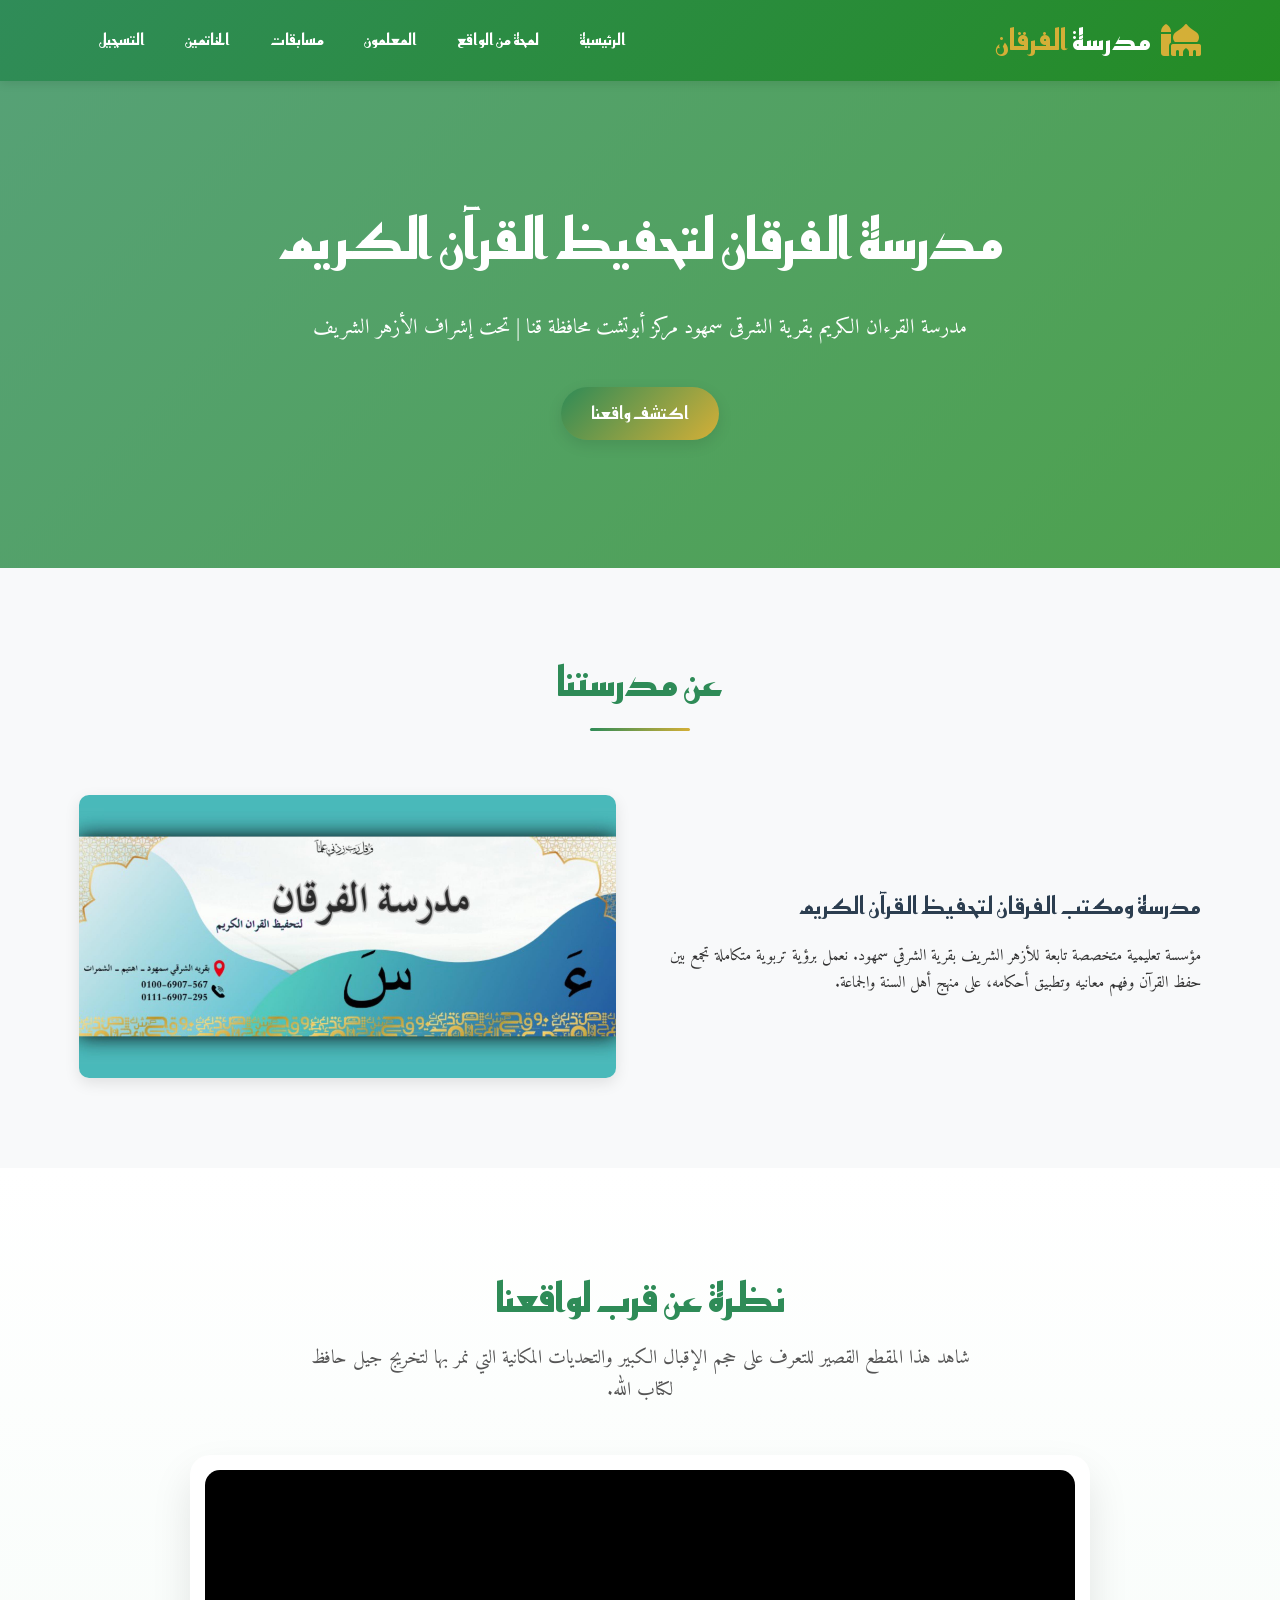
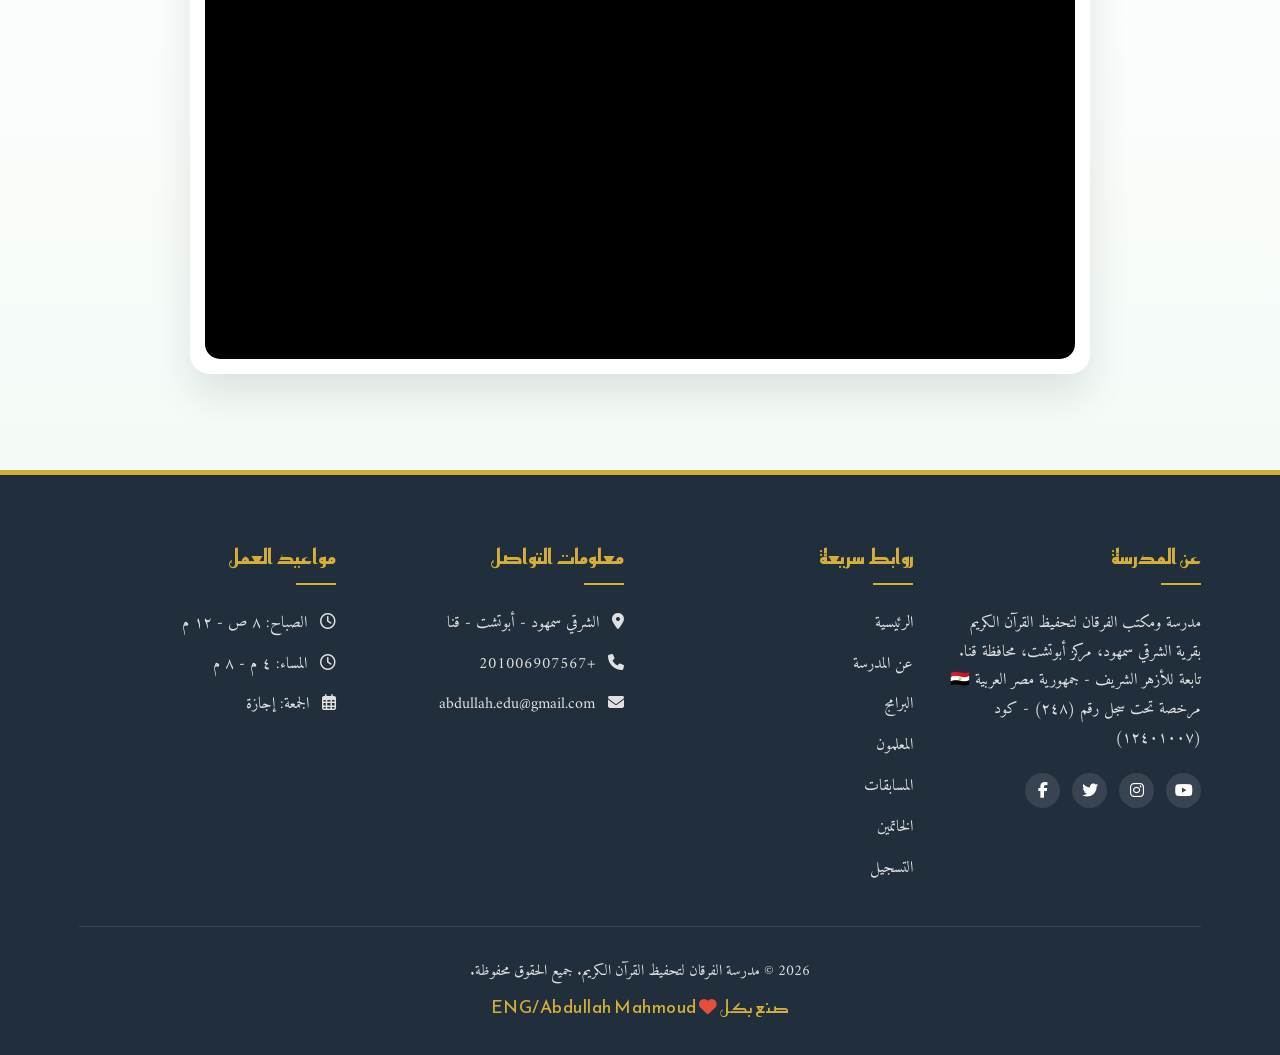
<file: index.html>
<!DOCTYPE html>
<html lang="ar" dir="rtl">
<head>
    <meta charset="UTF-8">
    <meta name="viewport" content="width=device-width, initial-scale=1.0">
    <title>مدرسة الفرقان لتحفيظ القرآن الكريم - الرئيسية</title>
    <link href="https://fonts.googleapis.com/css2?family=Amiri:wght@400;700&family=Reem+Kufi:wght@500;700&display=swap" rel="stylesheet">
    <link rel="stylesheet" href="https://cdnjs.cloudflare.com/ajax/libs/font-awesome/6.4.0/css/all.min.css">
    <link rel="stylesheet" href="style.css"> <!-- هنا ربطنا ملف التصميم -->
</head>
<body>
    <header id="header">
        <div class="container header-container">
            <div class="logo">
                <i class="fas fa-mosque logo-icon"></i><h1>مدرسة <span>الفرقان</span></h1>
            </div>
            <button class="mobile-menu-btn" onclick="document.querySelector('nav ul').classList.toggle('active')"><i class="fas fa-bars"></i></button>
            <nav>
                <ul>
                    <li><a href="index.html">الرئيسية</a></li>
                    <li><a href="overview.html">لمحة من الواقع</a></li>
                    <li><a href="teachers.html">المعلمون</a></li>
                    <li><a href="competitions.html">مسابقات</a></li>
                    <li><a href="khatmeen.html">الخاتمين</a></li>
                    <li><a href="register.html">التسجيل</a></li>
                </ul>
            </nav>
        </div>
    </header>

    <section class="hero">
        <div class="container hero-content">
            <h1>مدرسة الفرقان لتحفيظ القرآن الكريم</h1>
            <p>مدرسة القرءان الكريم بقرية الشرقى سمهود مركز أبوتشت محافظة قنا | تحت إشراف الأزهر الشريف</p>
            <a href="overview.html" class="btn">اكتشف واقعنا</a>
        </div>
    </section>

    <section class="section about">
        <div class="container">
            <div class="section-title"><h2>عن مدرستنا</h2></div>
            <div class="about-content">
                <div>
                    <h2>مدرسة ومكتب الفرقان لتحفيظ القرآن الكريم</h2>
                    <p>مؤسسة تعليمية متخصصة تابعة للأزهر الشريف بقرية الشرقي سمهود. نعمل برؤية تربوية متكاملة تجمع بين حفظ القرآن وفهم معانيه وتطبيق أحكامه، على منهج أهل السنة والجماعة.</p>
                </div>
                <div class="about-image"><img src="logo_1.jpg" alt="مدرسة الفرقان"></div>
            </div>
        </div>
    </section>
    <!-- قسم الفيديو الاحترافي -->
    <!-- قسم الفيديو الاحترافي -->
    <section class="premium-video-section">
        <div class="container">
            <div class="video-text fade-in">
                <h2>نظرة عن قرب لواقعنا</h2>
                <p>شاهد هذا المقطع القصير للتعرف على حجم الإقبال الكبير والتحديات المكانية التي نمر بها لتخريج جيل حافظ لكتاب الله.</p>
            </div>
            
            <div class="premium-video-container fade-in">
                <div class="video-wrapper">
                    
                    <!-- كود الفيس بوك الخاص بك -->
                    <iframe src="https://www.facebook.com/plugins/video.php?height=314&href=https%3A%2F%2Fwww.facebook.com%2F100057508296846%2Fvideos%2F1657521984928753%2F&show_text=false&width=560&t=0" width="560" height="314" style="border:none;overflow:hidden" scrolling="no" frameborder="0" allowfullscreen="true" allow="autoplay; clipboard-write; encrypted-media; picture-in-picture; web-share" allowFullScreen="true"></iframe>
                    
                </div>
            </div>
        </div>
    </section>

    <!-- الفوتر الموحد -->
    <footer>
        <div class="container">
            <div class="footer-content">
                <!-- العمود الأول: عن المدرسة -->
                <div class="footer-section">
                    <h3>عن المدرسة</h3>
                    <p>مدرسة ومكتب الفرقان لتحفيظ القرآن الكريم بقرية الشرقي سمهود، مركز أبوتشت، محافظة قنا.<br>تابعة للأزهر الشريف - جمهورية مصر العربية 🇪🇬<br>مرخصة تحت سجل رقم (٢٤٨) - كود (١٢٤٠١٠٠٧)</p>
                    <div class="footer-socials">
                        <a href="#"><i class="fab fa-youtube"></i></a>
                        <a href="#"><i class="fab fa-instagram"></i></a>
                        <a href="#"><i class="fab fa-twitter"></i></a>
                        <a href="https://www.facebook.com/profile.php?id=100057508296846&locale=ar_AR"><i class="fab fa-facebook-f"></i></a>
                    </div>
                </div>
                
                <!-- العمود الثاني: روابط سريعة -->
                <div class="footer-section">
                    <h3>روابط سريعة</h3>
                    <ul>
                        <li><a href="index.html">الرئيسية</a></li>
                        <li><a href="overview.html">عن المدرسة</a></li>
                        <li><a href="programs.html">البرامج</a></li>
                        <li><a href="teachers.html">المعلمون</a></li>
                        <li><a href="competitions.html">المسابقات</a></li>
                        <li><a href="khatmeen.html">الخاتمين</a></li>
                        <li><a href="register.html">التسجيل</a></li>
                    </ul>
                </div>

                <!-- العمود الثالث: معلومات التواصل -->
                <div class="footer-section">
                    <h3>معلومات التواصل</h3>
                    <p><i class="fas fa-map-marker-alt" style="margin-left: 8px;"></i> الشرقي سمهود - أبوتشت - قنا</p>
                    <p><i class="fas fa-phone" style="margin-left: 8px;"></i> +201006907567</p>
                    <p><i class="fas fa-envelope" style="margin-left: 8px;"></i> abdullah.edu@gmail.com</p>
                </div>

                <!-- العمود الرابع: مواعيد العمل -->
                <div class="footer-section">
                    <h3>مواعيد العمل</h3>
                    <p><i class="far fa-clock" style="margin-left: 8px;"></i> الصباح: ٨ ص - ١٢ م</p>
                    <p><i class="far fa-clock" style="margin-left: 8px;"></i> المساء: ٤ م - ٨ م</p>
                    <p><i class="far fa-calendar-alt" style="margin-left: 8px;"></i> الجمعة: إجازة</p>
                </div>
            </div>
            
            <div class="footer-bottom">
                <p>2026 © مدرسة الفرقان لتحفيظ القرآن الكريم. جميع الحقوق محفوظة.</p>
                <p class="creator-signature">صنع بكل <i class="fas fa-heart"></i> ENG/Abdullah Mahmoud</p>
            </div>
        </div>
    </footer>
</body>
</html>
</file>
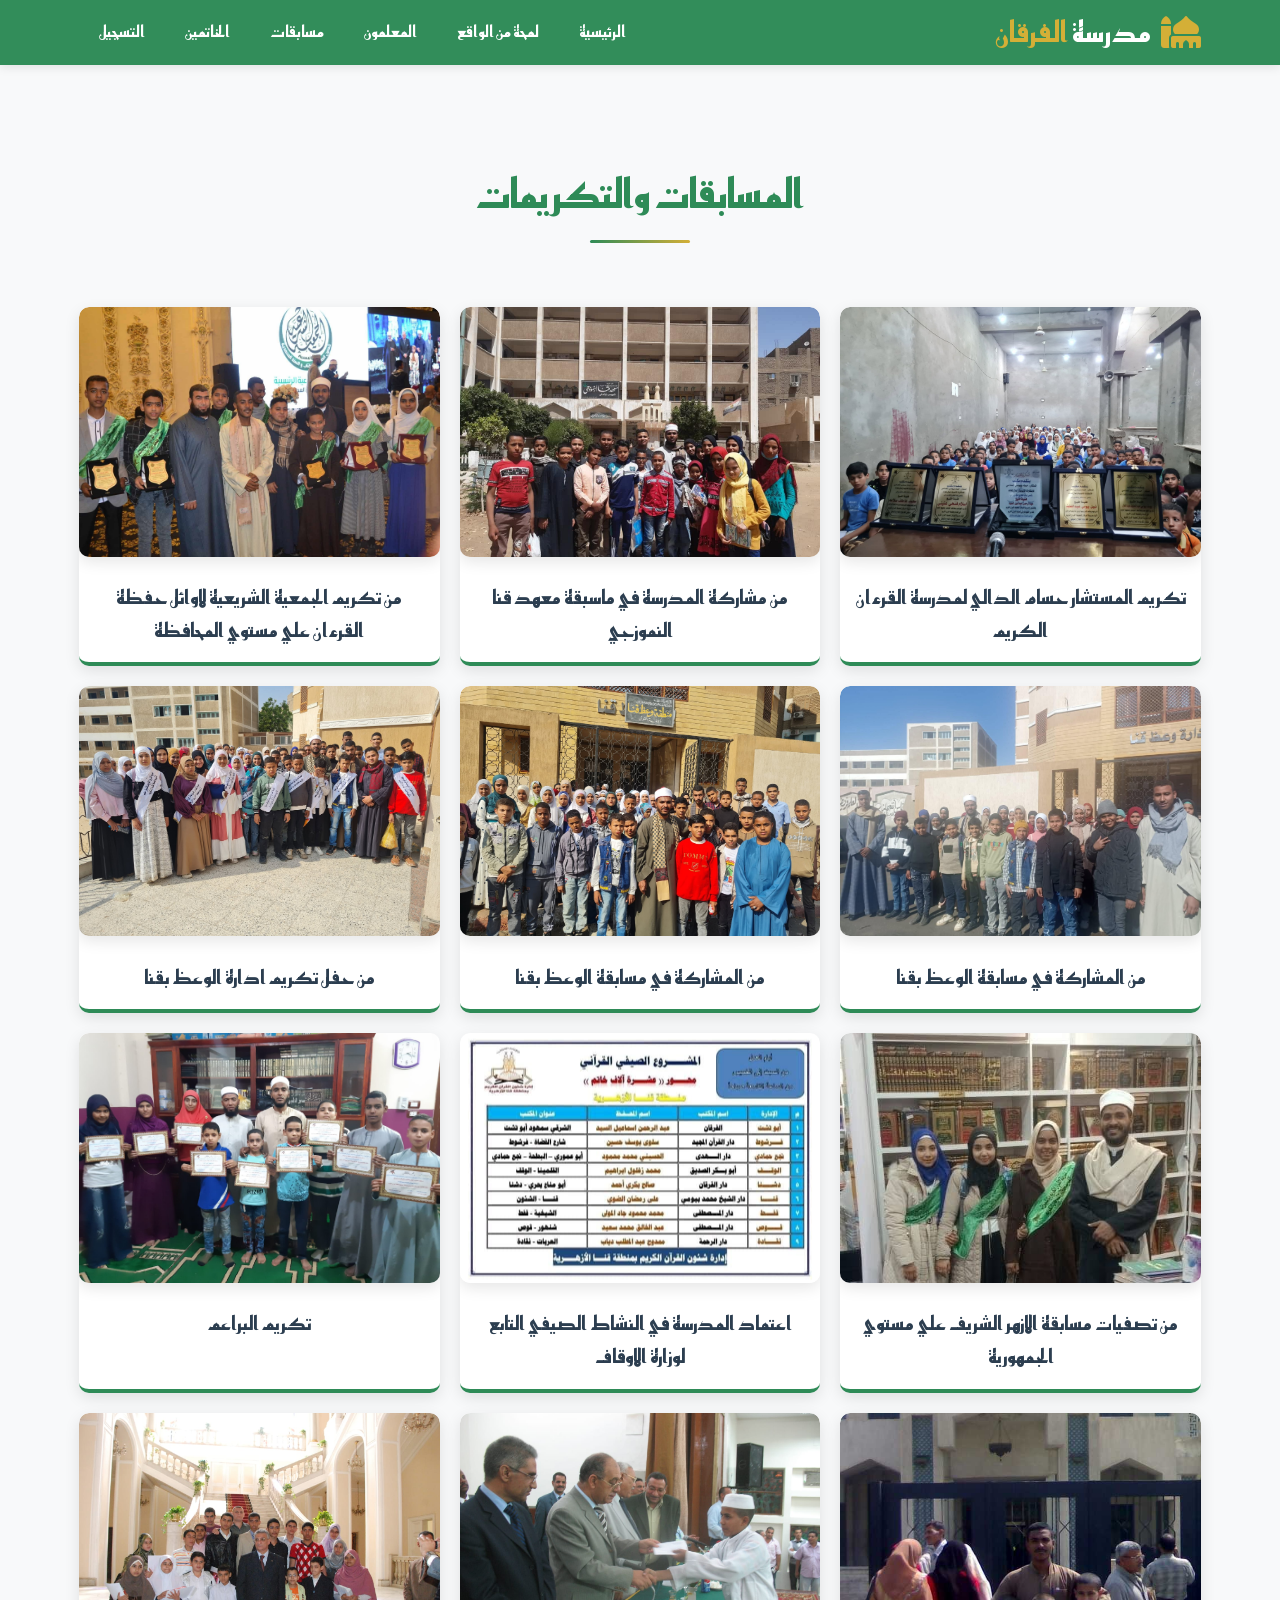
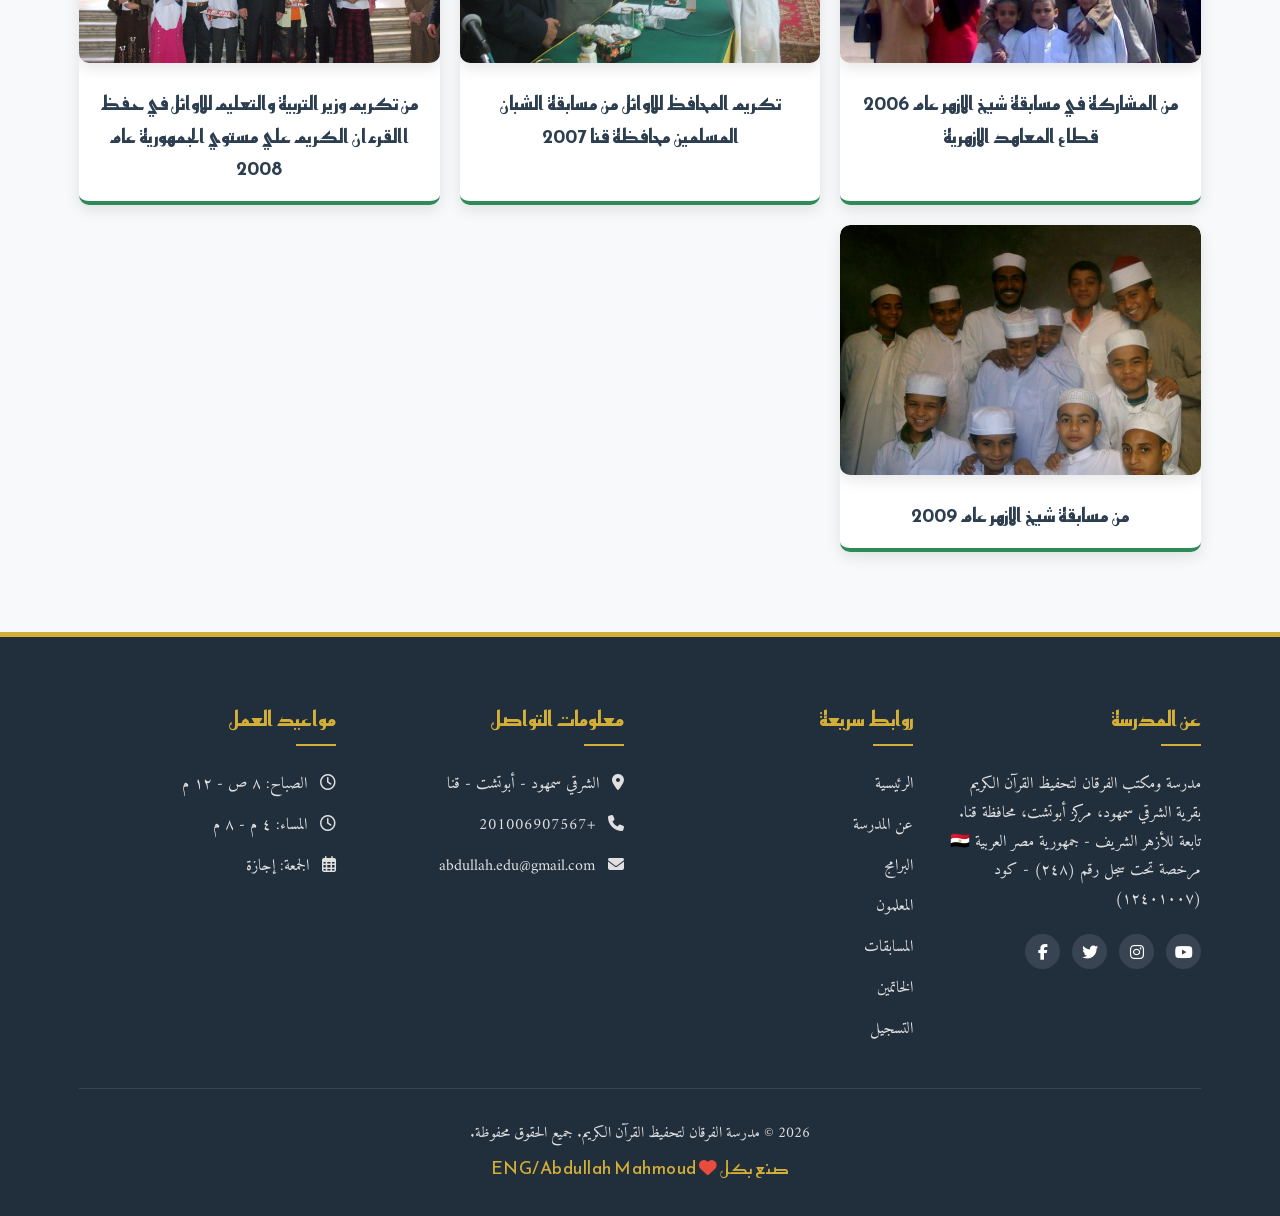
<file: competitions.html>
<!DOCTYPE html>
<html lang="ar" dir="rtl">
<head>
    <meta charset="UTF-8">
    <meta name="viewport" content="width=device-width, initial-scale=1.0">
    <title>المسابقات - مدرسة الفرقان</title>
    <link href="https://fonts.googleapis.com/css2?family=Amiri:wght@400;700&family=Reem+Kufi:wght@500;700&display=swap" rel="stylesheet">
    <link rel="stylesheet" href="https://cdnjs.cloudflare.com/ajax/libs/font-awesome/6.4.0/css/all.min.css">
    <link rel="stylesheet" href="style.css">
</head>
<body style="padding-top: 80px;">
    <header id="header" class="scrolled">
        <div class="container header-container">
            <div class="logo"><i class="fas fa-mosque logo-icon"></i><h1>مدرسة <span>الفرقان</span></h1></div>
            <nav>
                <ul>
                    <li><a href="index.html">الرئيسية</a></li>
                    <li><a href="overview.html">لمحة من الواقع</a></li>
                    <li><a href="teachers.html">المعلمون</a></li>
                    <li><a href="competitions.html">مسابقات</a></li>
                    <li><a href="khatmeen.html">الخاتمين</a></li>
                    <li><a href="register.html">التسجيل</a></li>
                </ul>
            </nav>
        </div>
    </header>

    <section class="section">
        <div class="container">
            <div class="section-title"><h2>المسابقات والتكريمات</h2></div>
            <div class="gallery-grid">
                <div class="competition-card"><img src="مسابقه_1.jpg" class="competition-image"><h3 class="competition-title">تكريم المستشار حسام الدالي لمدرسة القرءان الكريم</h3></div>
                <div class="competition-card"><img src="مسابقة اتنين.jpg" class="competition-image"><h3 class="competition-title">من مشاركة المدرسة في ماسبقة معهد قنا النموزجي</h3></div>
                <div class="competition-card"><img src="مسابقة تلاته.jpg" class="competition-image"><h3 class="competition-title">من تكريم الجمعية الشريعية لاوائل حفظة القرءان علي مستوي المحافظة </h3></div>
                <div class="competition-card"><img src="مسابقة اربعة.jpg" class="competition-image"><h3 class="competition-title">من المشاركة في مسابقة الوعظ بقنا</h3></div>
                <div class="competition-card"><img src="مسابقة خمسة .jpg" class="competition-image"><h3 class="competition-title">من المشاركة في مسابقة الوعظ بقنا</h3></div>
                <div class="competition-card"><img src="مسابقة 6.jpg" class="competition-image"><h3 class="competition-title">من حفل تكريم ادارة الوعظ بقنا</h3></div>
                <div class="competition-card"><img src="مسابقة 7.jpg" class="competition-image"><h3 class="competition-title">من تصفيات مسابقة الازهر الشريف علي مستوي الجمهورية </h3></div>
                <div class="competition-card"><img src="اثبات.jpg" class="competition-image"><h3 class="competition-title">اعتماد المدرسة في النشاط الصيفي التابع لوزارة الاوقاف</h3></div>
                <div class="competition-card"><img src="مسابقة 9.jpg" class="competition-image"><h3 class="competition-title">تكريم البراعم</h3></div>
                <div class="competition-card"><img src="مسابقة 10.jpg" class="competition-image"><h3 class="competition-title">من المشاركة في مسابقة شيخ الازهر عام 2006 قطاع المعاهد الازهرية</h3></div>
                <div class="competition-card"><img src="مسابقة 13.jpg" class="competition-image"><h3 class="competition-title">تكريم المحافظ للاوائل من مسابقة الشبان المسلمين محافظة قنا 2007</h3></div>
                <div class="competition-card"><img src="مسابقة 11.jpg" class="competition-image"><h3 class="competition-title">من تكريم وزير التربية والتعليم للاوائل في حفظ االقرءان الكريم علي مستوي الجمهورية عام 2008</h3></div>
                <div class="competition-card"><img src="مسابقة 12.jpg" class="competition-image"><h3 class="competition-title">من مسابقة شيخ الازهر عام 2009</h3></div>
                
            </div>
            </div>
            </div>
        
            </div>
            </div>
        </div>
    </section>
</body>
<!-- الفوتر الموحد -->
    <footer>
        <div class="container">
            <div class="footer-content">
                <!-- العمود الأول: عن المدرسة -->
                <div class="footer-section">
                    <h3>عن المدرسة</h3>
                    <p>مدرسة ومكتب الفرقان لتحفيظ القرآن الكريم بقرية الشرقي سمهود، مركز أبوتشت، محافظة قنا.<br>تابعة للأزهر الشريف - جمهورية مصر العربية 🇪🇬<br>مرخصة تحت سجل رقم (٢٤٨) - كود (١٢٤٠١٠٠٧)</p>
                    <div class="footer-socials">
                        <a href="#"><i class="fab fa-youtube"></i></a>
                        <a href="#"><i class="fab fa-instagram"></i></a>
                        <a href="#"><i class="fab fa-twitter"></i></a>
                        <a href="https://www.facebook.com/profile.php?id=100057508296846&locale=ar_AR"><i class="fab fa-facebook-f"></i></a>
                    </div>
                </div>
                
                <!-- العمود الثاني: روابط سريعة -->
                <div class="footer-section">
                    <h3>روابط سريعة</h3>
                    <ul>
                        <li><a href="index.html">الرئيسية</a></li>
                        <li><a href="overview.html">عن المدرسة</a></li>
                        <li><a href="programs.html">البرامج</a></li>
                        <li><a href="teachers.html">المعلمون</a></li>
                        <li><a href="competitions.html">المسابقات</a></li>
                        <li><a href="khatmeen.html">الخاتمين</a></li>
                        <li><a href="register.html">التسجيل</a></li>
                    </ul>
                </div>

                <!-- العمود الثالث: معلومات التواصل -->
                <div class="footer-section">
                    <h3>معلومات التواصل</h3>
                    <p><i class="fas fa-map-marker-alt" style="margin-left: 8px;"></i> الشرقي سمهود - أبوتشت - قنا</p>
                    <p><i class="fas fa-phone" style="margin-left: 8px;"></i> +201006907567</p>
                    <p><i class="fas fa-envelope" style="margin-left: 8px;"></i> abdullah.edu@gmail.com</p>
                </div>

                <!-- العمود الرابع: مواعيد العمل -->
                <div class="footer-section">
                    <h3>مواعيد العمل</h3>
                    <p><i class="far fa-clock" style="margin-left: 8px;"></i> الصباح: ٨ ص - ١٢ م</p>
                    <p><i class="far fa-clock" style="margin-left: 8px;"></i> المساء: ٤ م - ٨ م</p>
                    <p><i class="far fa-calendar-alt" style="margin-left: 8px;"></i> الجمعة: إجازة</p>
                </div>
            </div>
            
            <div class="footer-bottom">
                <p>2026 © مدرسة الفرقان لتحفيظ القرآن الكريم. جميع الحقوق محفوظة.</p>
                <p class="creator-signature">صنع بكل <i class="fas fa-heart"></i> ENG/Abdullah Mahmoud</p>
            </div>
        </div>
    </footer>
</html>
</file>
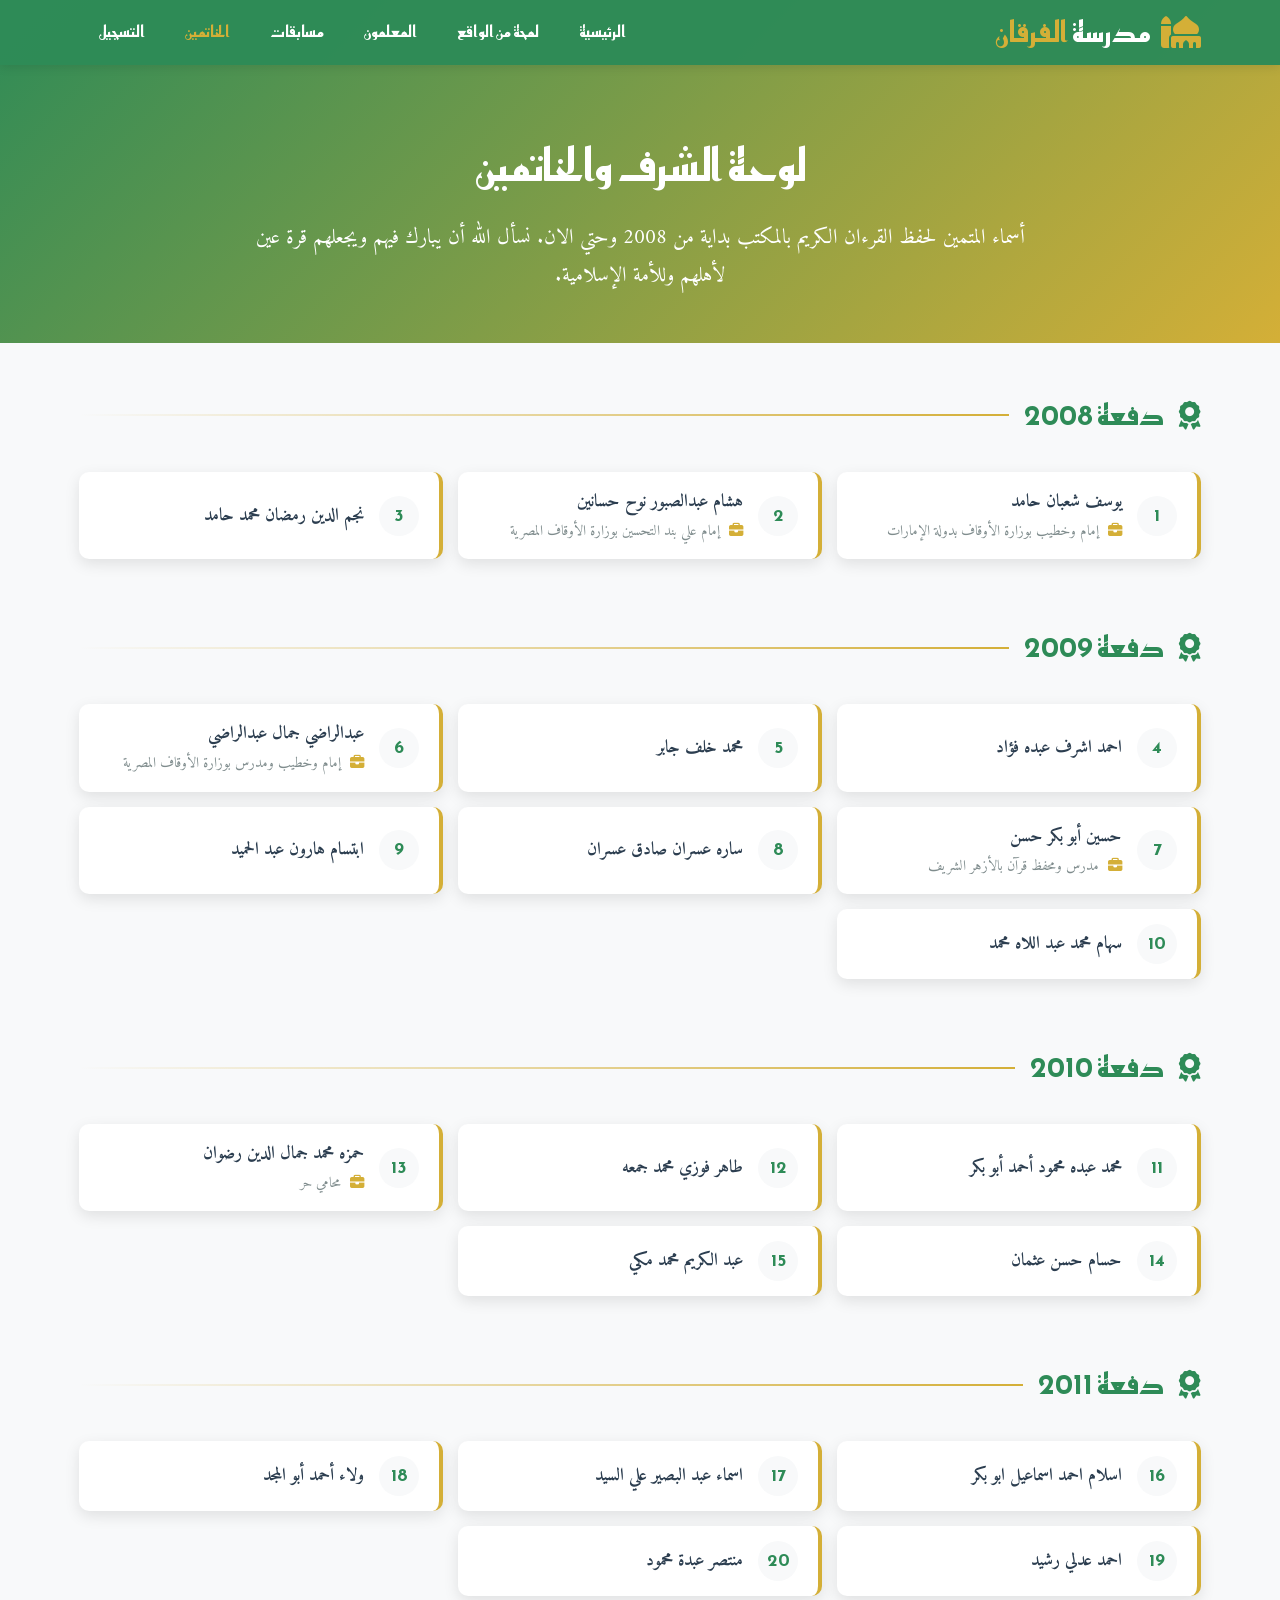
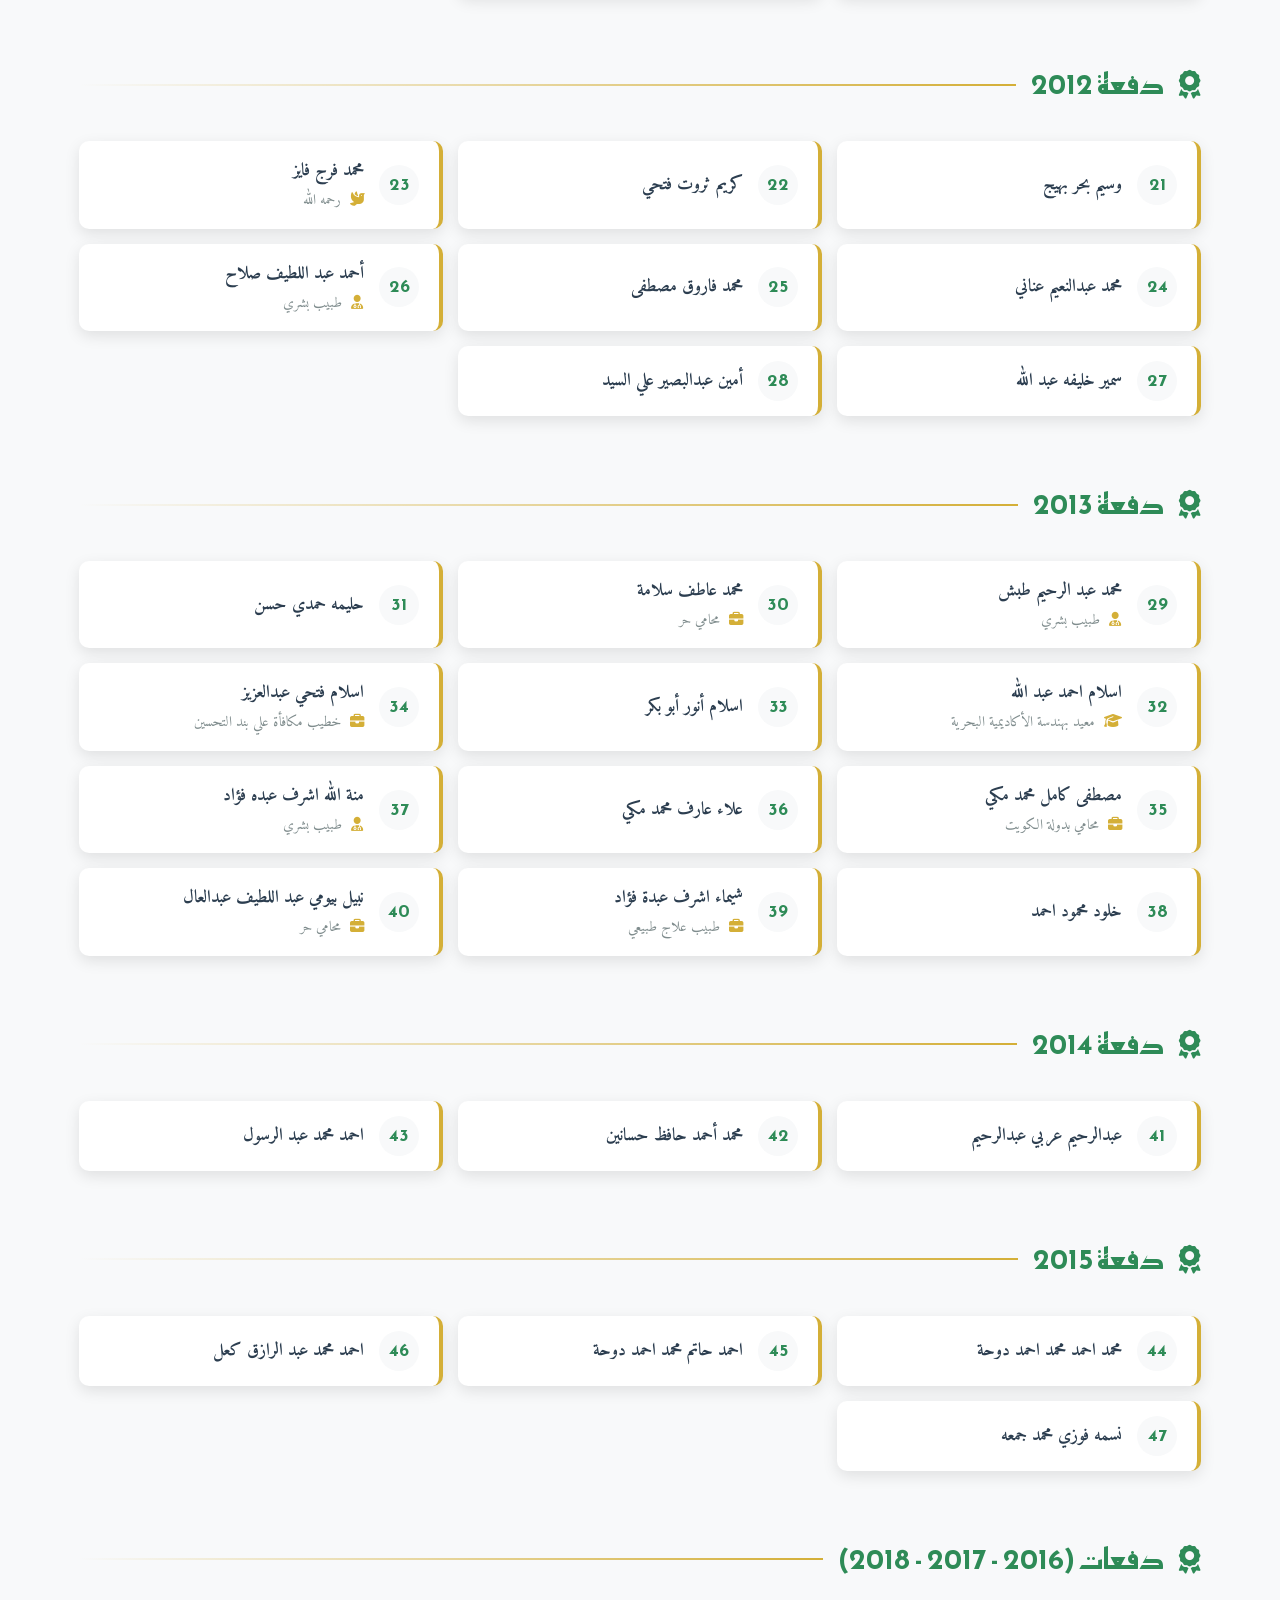
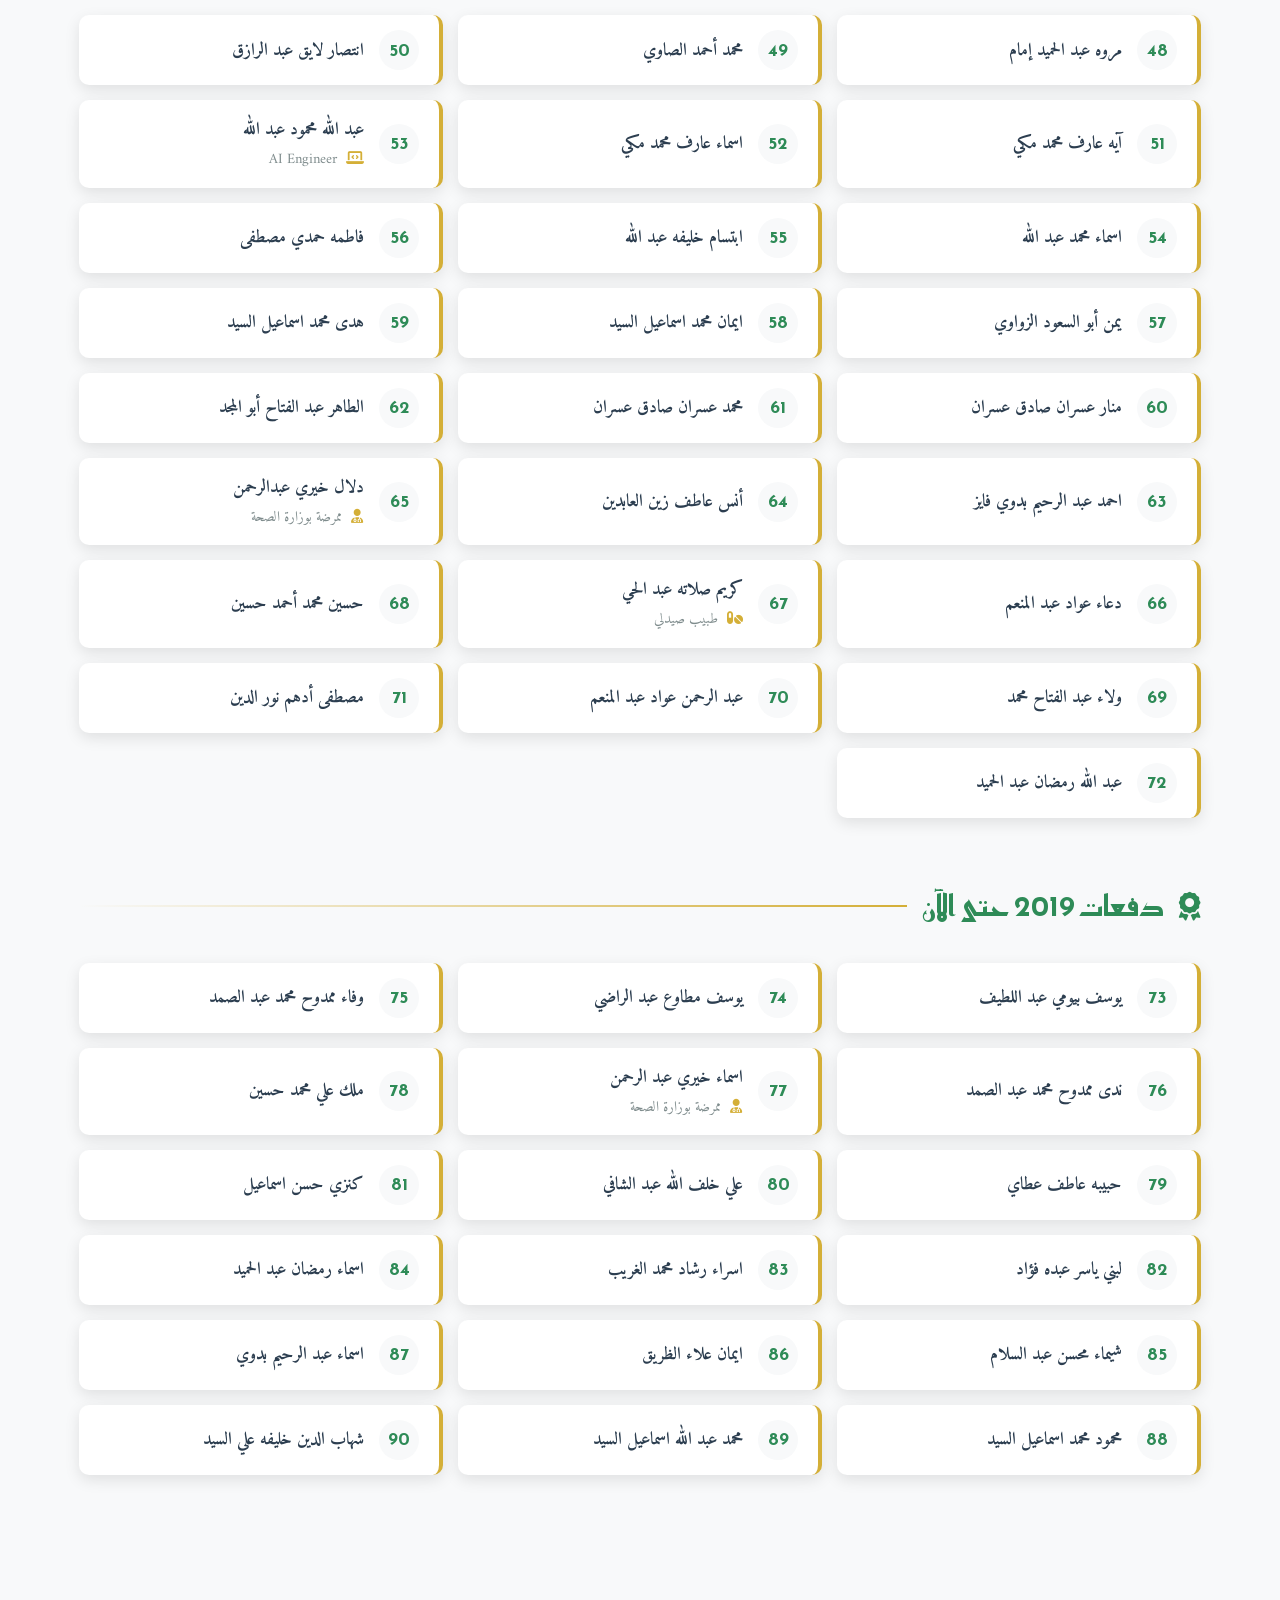
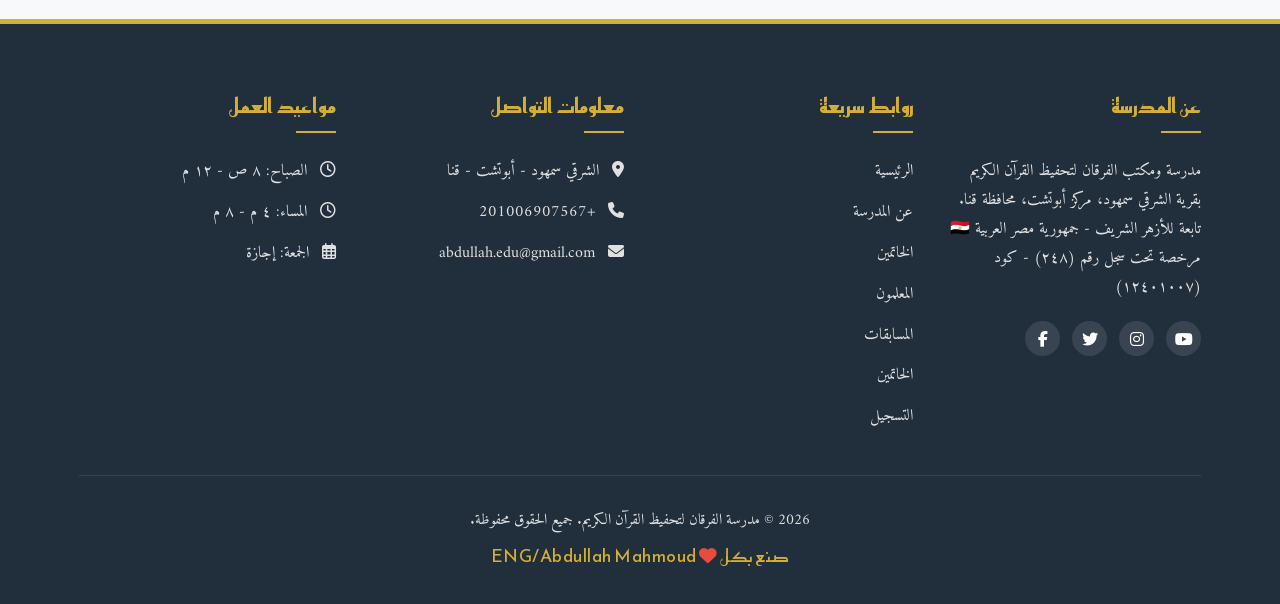
<file: khatmeen.html>
<!DOCTYPE html>
<html lang="ar" dir="rtl">
<head>
    <meta charset="UTF-8">
    <meta name="viewport" content="width=device-width, initial-scale=1.0">
    <title>الخاتمين - مدرسة الفرقان</title>
    <link href="https://fonts.googleapis.com/css2?family=Amiri:wght@400;700&family=Reem+Kufi:wght@500;700&display=swap" rel="stylesheet">
    <link rel="stylesheet" href="https://cdnjs.cloudflare.com/ajax/libs/font-awesome/6.4.0/css/all.min.css">
    <link rel="stylesheet" href="style.css">
    <style>
        .page-header {
            background: linear-gradient(135deg, var(--primary-color), var(--secondary-color));
            color: white;
            padding: 8rem 0 3rem;
            text-align: center;
            margin-bottom: 3rem;
        }
        .page-header h1 {
            color: white;
            font-size: 2.8rem;
            margin-bottom: 1rem;
        }
        .page-header p {
            font-size: 1.3rem;
            max-width: 800px;
            margin: 0 auto;
            line-height: 1.8;
        }
        .year-section {
            margin-bottom: 4rem;
        }
        .year-title {
            display: flex;
            align-items: center;
            gap: 15px;
            margin-bottom: 2rem;
            color: var(--primary-color);
            font-size: 1.8rem;
        }
        .year-title::after {
            content: '';
            flex: 1;
            height: 2px;
            background: linear-gradient(to left, var(--secondary-color), transparent);
        }
        .names-grid {
            display: grid;
            grid-template-columns: repeat(auto-fill, minmax(300px, 1fr));
            gap: 15px;
        }
        .name-card {
            background: white;
            padding: 15px 20px;
            border-radius: 10px;
            box-shadow: var(--shadow);
            border-right: 4px solid var(--secondary-color);
            display: flex;
            align-items: center;
            gap: 15px;
            transition: var(--transition);
        }
        .name-card:hover {
            transform: translateX(-5px);
            border-right-color: var(--primary-color);
        }
        .name-card .number {
            background: var(--light-color);
            color: var(--primary-color);
            font-weight: bold;
            min-width: 40px;
            height: 40px;
            display: flex;
            align-items: center;
            justify-content: center;
            border-radius: 50%;
            font-family: 'Reem Kufi', sans-serif;
            font-size: 1.1rem;
        }
        /* تنسيق الاسم والوظيفة الجديد */
        .name-card .info {
            display: flex;
            flex-direction: column;
        }
        .name-card .name {
            font-size: 1.1rem;
            font-weight: bold;
            color: var(--dark-color);
        }
        .name-card .job {
            font-size: 0.9rem;
            color: #7f8c8d; /* لون رمادي هادئ للوظيفة */
            margin-top: 3px;
        }
        .name-card .job i {
            margin-left: 5px;
            color: var(--secondary-color);
        }
    </style>
</head>
<body style="background-color: var(--light-color);">

    <!-- الهيدر -->
    <header id="header" class="scrolled">
        <div class="container header-container">
            <div class="logo"><i class="fas fa-mosque logo-icon"></i><h1>مدرسة <span>الفرقان</span></h1></div>
            <button class="mobile-menu-btn" onclick="document.querySelector('nav ul').classList.toggle('active')"><i class="fas fa-bars"></i></button>
            <nav>
                <ul>
                    <li><a href="index.html">الرئيسية</a></li>
                    <li><a href="overview.html">لمحة من الواقع</a></li>
                    <li><a href="teachers.html">المعلمون</a></li>
                    
                    <li><a href="competitions.html">مسابقات</a></li>
                    <li><a href="khatmeen.html" style="color: var(--secondary-color);">الخاتمين</a></li>
                    <li><a href="register.html">التسجيل</a></li>
                </ul>
            </nav>
        </div>
    </header>

    <!-- عنوان الصفحة -->
    <div class="page-header">
        <div class="container fade-in">
            <h1>لوحة الشرف والخاتمين</h1>
            <p>أسماء المتمين لحفظ القرءان الكريم بالمكتب بداية من 2008 وحتي الان. نسأل الله أن يبارك فيهم ويجعلهم قرة عين لأهلهم وللأمة الإسلامية.</p>
        </div>
    </div>

    <!-- قائمة الأسماء -->
    <section class="section" style="padding-top: 0;">
        <div class="container">

            <!-- 2008 -->
            <div class="year-section fade-in">
                <h2 class="year-title"><i class="fas fa-award"></i> دفعة 2008</h2>
                <div class="names-grid">
                    <div class="name-card">
                        <div class="number">1</div>
                        <div class="info">
                            <div class="name">يوسف شعبان حامد</div>
                            <div class="job"><i class="fas fa-briefcase"></i> إمام وخطيب بوزارة الأوقاف بدولة الإمارات</div>
                        </div>
                    </div>
                    <div class="name-card">
                        <div class="number">2</div>
                        <div class="info">
                            <div class="name">هشام عبدالصبور نوح حسانين</div>
                            <div class="job"><i class="fas fa-briefcase"></i> إمام علي بند التحسين بوزارة الأوقاف المصرية</div>
                        </div>
                    </div>
                    <div class="name-card">
                        <div class="number">3</div>
                        <div class="info"><div class="name">نجم الدين رمضان محمد حامد</div></div>
                    </div>
                </div>
            </div>

            <!-- 2009 -->
            <div class="year-section fade-in">
                <h2 class="year-title"><i class="fas fa-award"></i> دفعة 2009</h2>
                <div class="names-grid">
                    <div class="name-card"><div class="number">4</div><div class="info"><div class="name">احمد اشرف عبده فؤاد</div></div></div>
                    <div class="name-card"><div class="number">5</div><div class="info"><div class="name">محمد خلف جابر</div></div></div>
                    <div class="name-card">
                        <div class="number">6</div>
                        <div class="info">
                            <div class="name">عبدالراضي جمال عبدالراضي</div>
                            <div class="job"><i class="fas fa-briefcase"></i> إمام وخطيب ومدرس بوزارة الأوقاف المصرية</div>
                        </div>
                    </div>
                    <div class="name-card">
                        <div class="number">7</div>
                        <div class="info">
                            <div class="name">حسين أبو بكر حسن</div>
                            <div class="job"><i class="fas fa-briefcase"></i> مدرس ومحفظ قرآن بالأزهر الشريف</div>
                        </div>
                    </div>
                    <div class="name-card"><div class="number">8</div><div class="info"><div class="name">ساره عسران صادق عسران</div></div></div>
                    <div class="name-card"><div class="number">9</div><div class="info"><div class="name">ابتسام هارون عبد الحميد</div></div></div>
                    <div class="name-card"><div class="number">10</div><div class="info"><div class="name">سهام محمد عبد اللاه محمد</div></div></div>
                </div>
            </div>

            <!-- 2010 -->
            <div class="year-section fade-in">
                <h2 class="year-title"><i class="fas fa-award"></i> دفعة 2010</h2>
                <div class="names-grid">
                    <div class="name-card"><div class="number">11</div><div class="info"><div class="name">محمد عبده محمود أحمد أبو بكر</div></div></div>
                    <div class="name-card"><div class="number">12</div><div class="info"><div class="name">طاهر فوزي محمد جمعه</div></div></div>
                    <div class="name-card">
                        <div class="number">13</div>
                        <div class="info">
                            <div class="name">حمزه محمد جمال الدين رضوان</div>
                            <div class="job"><i class="fas fa-briefcase"></i> محامي حر</div>
                        </div>
                    </div>
                    <div class="name-card"><div class="number">14</div><div class="info"><div class="name">حسام حسن عثمان</div></div></div>
                    <div class="name-card"><div class="number">15</div><div class="info"><div class="name">عبد الكريم محمد مكي</div></div></div>
                </div>
            </div>

            <!-- 2011 -->
            <div class="year-section fade-in">
                <h2 class="year-title"><i class="fas fa-award"></i> دفعة 2011</h2>
                <div class="names-grid">
                    <div class="name-card"><div class="number">16</div><div class="info"><div class="name">اسلام احمد اسماعيل ابو بكر</div></div></div>
                    <div class="name-card"><div class="number">17</div><div class="info"><div class="name">اسماء عبد البصير علي السيد</div></div></div>
                    <div class="name-card"><div class="number">18</div><div class="info"><div class="name">ولاء أحمد أبو المجد</div></div></div>
                    <div class="name-card"><div class="number">19</div><div class="info"><div class="name">احمد عدلي رشيد</div></div></div>
                    <div class="name-card"><div class="number">20</div><div class="info"><div class="name">منتصر عبدة محمود</div></div></div>
                </div>
            </div>

            <!-- 2012 -->
            <div class="year-section fade-in">
                <h2 class="year-title"><i class="fas fa-award"></i> دفعة 2012</h2>
                <div class="names-grid">
                    <div class="name-card"><div class="number">21</div><div class="info"><div class="name">وسيم بحر بهيج</div></div></div>
                    <div class="name-card"><div class="number">22</div><div class="info"><div class="name">كريم ثروت فتحي</div></div></div>
                    <div class="name-card">
                        <div class="number">23</div>
                        <div class="info">
                            <div class="name">محمد فرج فايز</div>
                            <div class="job"><i class="fas fa-dove"></i> رحمه الله</div>
                        </div>
                    </div>
                    <div class="name-card"><div class="number">24</div><div class="info"><div class="name">محمد عبدالنعيم عناني</div></div></div>
                    <div class="name-card"><div class="number">25</div><div class="info"><div class="name">محمد فاروق مصطفى</div></div></div>
                    <div class="name-card">
                        <div class="number">26</div>
                        <div class="info">
                            <div class="name">أحمد عبد اللطيف صلاح</div>
                            <div class="job"><i class="fas fa-user-md"></i> طبيب بشري</div>
                        </div>
                    </div>
                    <div class="name-card"><div class="number">27</div><div class="info"><div class="name">سمير خليفه عبد الله</div></div></div>
                    <div class="name-card"><div class="number">28</div><div class="info"><div class="name">أمين عبدالبصير علي السيد</div></div></div>
                </div>
            </div>

            <!-- 2013 -->
            <div class="year-section fade-in">
                <h2 class="year-title"><i class="fas fa-award"></i> دفعة 2013</h2>
                <div class="names-grid">
                    <div class="name-card">
                        <div class="number">29</div>
                        <div class="info">
                            <div class="name">محمد عبد الرحيم طبش</div>
                            <div class="job"><i class="fas fa-user-md"></i> طبيب بشري</div>
                        </div>
                    </div>
                    <div class="name-card">
                        <div class="number">30</div>
                        <div class="info">
                            <div class="name">محمد عاطف سلامة</div>
                            <div class="job"><i class="fas fa-briefcase"></i> محامي حر</div>
                        </div>
                    </div>
                    <div class="name-card"><div class="number">31</div><div class="info"><div class="name">حليمه حمدي حسن</div></div></div>
                    <div class="name-card">
                        <div class="number">32</div>
                        <div class="info">
                            <div class="name">اسلام احمد عبد الله</div>
                            <div class="job"><i class="fas fa-graduation-cap"></i> معيد بهندسة الأكاديمية البحرية</div>
                        </div>
                    </div>
                    <div class="name-card"><div class="number">33</div><div class="info"><div class="name">اسلام أنور أبو بكر</div></div></div>
                    <div class="name-card">
                        <div class="number">34</div>
                        <div class="info">
                            <div class="name">اسلام فتحي عبدالعزيز</div>
                            <div class="job"><i class="fas fa-briefcase"></i> خطيب مكافأة علي بند التحسين</div>
                        </div>
                    </div>
                    <div class="name-card">
                        <div class="number">35</div>
                        <div class="info">
                            <div class="name">مصطفى كامل محمد مكي</div>
                            <div class="job"><i class="fas fa-briefcase"></i> محامي بدولة الكويت</div>
                        </div>
                    </div>
                    <div class="name-card"><div class="number">36</div><div class="info"><div class="name">علاء عارف محمد مكي</div></div></div>
                    <div class="name-card">
                        <div class="number">37</div>
                        <div class="info">
                            <div class="name">منة الله اشرف عبده فؤاد</div>
                            <div class="job"><i class="fas fa-user-md"></i> طبيب بشري</div>
                        </div>
                    </div>
                    <div class="name-card"><div class="number">38</div><div class="info"><div class="name">خلود محمود احمد</div></div></div>
                    <div class="name-card">
                        <div class="number">39</div>
                        <div class="info">
                            <div class="name">شيماء اشرف عبدة فؤاد</div>
                            <div class="job"><i class="fas fa-briefcase"></i> طبيب علاج طبيعي</div>
                        </div>
                    </div>
            
                    <div class="name-card">
                        <div class="number">40</div>
                        <div class="info">
                            <div class="name">نبيل بيومي عبد اللطيف عبدالعال</div>
                            <div class="job"><i class="fas fa-briefcase"></i> محامي حر</div>
                        </div>
                    </div>
                </div>
            </div>

            <!-- 2014 -->
            <div class="year-section fade-in">
                <h2 class="year-title"><i class="fas fa-award"></i> دفعة 2014</h2>
                <div class="names-grid">
                    <div class="name-card"><div class="number">41</div><div class="info"><div class="name">عبدالرحيم عربي عبدالرحيم</div></div></div>
                    <div class="name-card"><div class="number">42</div><div class="info"><div class="name">محمد أحمد حافظ حسانين</div></div></div>
                    <div class="name-card"><div class="number">43</div><div class="info"><div class="name">احمد محمد عبد الرسول</div></div></div>
                </div>
            </div>

            <!-- 2015 -->
            <div class="year-section fade-in">
                <h2 class="year-title"><i class="fas fa-award"></i> دفعة 2015</h2>
                <div class="names-grid">
                    <div class="name-card"><div class="number">44</div><div class="info"><div class="name">محمد احمد محمد احمد دوحة</div></div></div>
                    <div class="name-card"><div class="number">45</div><div class="info"><div class="name">احمد حاتم محمد احمد دوحة</div></div></div>
                    <div class="name-card"><div class="number">46</div><div class="info"><div class="name">احمد محمد عبد الرازق كعل</div></div></div>
                    <div class="name-card"><div class="number">47</div><div class="info"><div class="name">نسمه فوزي محمد جمعه</div></div></div>
                </div>
            </div>

            <!-- 2016 - 2018 -->
            <div class="year-section fade-in">
                <h2 class="year-title"><i class="fas fa-award"></i> دفعات (2016 - 2017 - 2018)</h2>
                <div class="names-grid">
                    <div class="name-card"><div class="number">48</div><div class="info"><div class="name">مروه عبد الحميد إمام</div></div></div>
                    <div class="name-card"><div class="number">49</div><div class="info"><div class="name">محمد أحمد الصاوي</div></div></div>
                    <div class="name-card"><div class="number">50</div><div class="info"><div class="name">انتصار لايق عبد الرازق</div></div></div>
                    <div class="name-card"><div class="number">51</div><div class="info"><div class="name">آيه عارف محمد مكي</div></div></div>
                    <div class="name-card"><div class="number">52</div><div class="info"><div class="name">اسماء عارف محمد مكي</div></div></div>
                    <div class="name-card">
                        <div class="number">53</div>
                        <div class="info">
                            <div class="name">عبد الله محمود عبد الله</div>
                            <div class="job"><i class="fas fa-laptop-code"></i> AI Engineer</div>
                        </div>
                    </div>
                    <div class="name-card"><div class="number">54</div><div class="info"><div class="name">اسماء محمد عبد الله</div></div></div>
                    <div class="name-card"><div class="number">55</div><div class="info"><div class="name">ابتسام خليفه عبد الله</div></div></div>
                    <div class="name-card"><div class="number">56</div><div class="info"><div class="name">فاطمه حمدي مصطفى</div></div></div>
                    <div class="name-card"><div class="number">57</div><div class="info"><div class="name">يمن أبو السعود الزواوي</div></div></div>
                    <div class="name-card"><div class="number">58</div><div class="info"><div class="name">ايمان محمد اسماعيل السيد</div></div></div>
                    <div class="name-card"><div class="number">59</div><div class="info"><div class="name">هدى محمد اسماعيل السيد</div></div></div>
                    <div class="name-card"><div class="number">60</div><div class="info"><div class="name">منار عسران صادق عسران</div></div></div>
                    <div class="name-card"><div class="number">61</div><div class="info"><div class="name">محمد عسران صادق عسران</div></div></div>
                    <div class="name-card"><div class="number">62</div><div class="info"><div class="name">الطاهر عبد الفتاح أبو المجد</div></div></div>
                    <div class="name-card"><div class="number">63</div><div class="info"><div class="name">احمد عبد الرحيم بدوي فايز</div></div></div>
                    <div class="name-card"><div class="number">64</div><div class="info"><div class="name">أنس عاطف زين العابدين</div></div></div>
                    <div class="name-card">
                        <div class="number">65</div>
                        <div class="info">
                            <div class="name">دلال خيري عبدالرحمن</div>
                            <div class="job"><i class="fas fa-user-md"></i> ممرضة بوزارة الصحة </div>
                        </div>
                    </div>
                    <div class="name-card"><div class="number">66</div><div class="info"><div class="name">دعاء عواد عبد المنعم</div></div></div>
                    <div class="name-card">
                        <div class="number">67</div>
                        <div class="info">
                            <div class="name">كريم صلاته عبد الحي</div>
                            <div class="job"><i class="fas fa-pills"></i> طبيب صيدلي</div>
                        </div>
                    </div>
                    <div class="name-card"><div class="number">68</div><div class="info"><div class="name">حسين محمد أحمد حسين</div></div></div>
                    <div class="name-card"><div class="number">69</div><div class="info"><div class="name">ولاء عبد الفتاح محمد</div></div></div>
                    <div class="name-card"><div class="number">70</div><div class="info"><div class="name">عبد الرحمن عواد عبد المنعم</div></div></div>
                    <div class="name-card"><div class="number">71</div><div class="info"><div class="name">مصطفى أدهم نور الدين</div></div></div>
                    <div class="name-card"><div class="number">72</div><div class="info"><div class="name">عبد الله رمضان عبد الحميد</div></div></div>
                </div>
            </div>

            <!-- التكملة -->
            <div class="year-section fade-in">
                <h2 class="year-title"><i class="fas fa-award"></i> دفعات 2019 حتى الآن</h2>
                <div class="names-grid">
                    <div class="name-card"><div class="number">73</div><div class="info"><div class="name">يوسف بيومي عبد اللطيف</div></div></div>
                    <div class="name-card"><div class="number">74</div><div class="info"><div class="name">يوسف مطاوع عبد الراضي</div></div></div>
                    <div class="name-card"><div class="number">75</div><div class="info"><div class="name">وفاء ممدوح محمد عبد الصمد</div></div></div>
                    <div class="name-card"><div class="number">76</div><div class="info"><div class="name">ندى ممدوح محمد عبد الصمد</div></div></div>
                    <div class="name-card">
                        <div class="number">77</div>
                        <div class="info">
                            <div class="name">اسماء خيري عبد الرحمن</div>
                            <div class="job"><i class="fas fa-user-md"></i> ممرضة بوزارة الصحة </div>
                        </div>
                    </div>
                    <div class="name-card"><div class="number">78</div><div class="info"><div class="name">ملك علي محمد حسين</div></div></div>
                    <div class="name-card"><div class="number">79</div><div class="info"><div class="name">حبيبه عاطف عطاي</div></div></div>
                    <div class="name-card"><div class="number">80</div><div class="info"><div class="name">علي خلف الله عبد الشافي</div></div></div>
                    <div class="name-card"><div class="number">81</div><div class="info"><div class="name">كنزي حسن اسماعيل</div></div></div>
                    <div class="name-card"><div class="number">82</div><div class="info"><div class="name">لبني ياسر عبده فؤاد</div></div></div>
                    <div class="name-card"><div class="number">83</div><div class="info"><div class="name">اسراء رشاد محمد الغريب</div></div></div>
                    <div class="name-card"><div class="number">84</div><div class="info"><div class="name">اسماء رمضان عبد الحميد</div></div></div>
                    <div class="name-card"><div class="number">85</div><div class="info"><div class="name">شيماء محسن عبد السلام</div></div></div>
                    <div class="name-card"><div class="number">86</div><div class="info"><div class="name">ايمان علاء الظريق</div></div></div>
                    <div class="name-card"><div class="number">87</div><div class="info"><div class="name">اسماء عبد الرحيم بدوي</div></div></div>
                    <div class="name-card"><div class="number">88</div><div class="info"><div class="name">محمود محمد اسماعيل السيد</div></div></div>
                    <div class="name-card"><div class="number">89</div><div class="info"><div class="name">محمد عبد الله اسماعيل السيد</div></div></div>
                    <div class="name-card"><div class="number">90</div><div class="info"><div class="name">شهاب الدين خليفه علي السيد</div></div></div>
                </div>
            </div>

        </div>
    </section>

    <!-- الفوتر الموحد -->
    <footer>
        <div class="container">
            <div class="footer-content">
                <div class="footer-section">
                    <h3>عن المدرسة</h3>
                    <p>مدرسة ومكتب الفرقان لتحفيظ القرآن الكريم بقرية الشرقي سمهود، مركز أبوتشت، محافظة قنا.<br>تابعة للأزهر الشريف - جمهورية مصر العربية 🇪🇬<br>مرخصة تحت سجل رقم (٢٤٨) - كود (١٢٤٠١٠٠٧)</p>
                    <div class="footer-socials">
                        <a href="#"><i class="fab fa-youtube"></i></a>
                        <a href="#"><i class="fab fa-instagram"></i></a>
                        <a href="#"><i class="fab fa-twitter"></i></a>
                        <a href="https://www.facebook.com/profile.php?id=100057508296846&locale=ar_AR"><i class="fab fa-facebook-f"></i></a>
                    </div>
                </div>
                
                <div class="footer-section">
                    <h3>روابط سريعة</h3>
                    <ul>
                        <li><a href="index.html">الرئيسية</a></li>
                        <li><a href="overview.html">عن المدرسة</a></li>
                        <li><a href="khatmeen.html">الخاتمين</a></li>
                        <li><a href="teachers.html">المعلمون</a></li>
                        <li><a href="competitions.html">المسابقات</a></li>
                        <li><a href="khatmeen.html">الخاتمين</a></li>
                        <li><a href="register.html">التسجيل</a></li>
                    </ul>
                </div>

                <div class="footer-section">
                    <h3>معلومات التواصل</h3>
                    <p><i class="fas fa-map-marker-alt" style="margin-left: 8px;"></i> الشرقي سمهود - أبوتشت - قنا</p>
                    <p><i class="fas fa-phone" style="margin-left: 8px;"></i> +201006907567</p>
                    <p><i class="fas fa-envelope" style="margin-left: 8px;"></i> abdullah.edu@gmail.com</p>
                </div>

                <div class="footer-section">
                    <h3>مواعيد العمل</h3>
                    <p><i class="far fa-clock" style="margin-left: 8px;"></i> الصباح: ٨ ص - ١٢ م</p>
                    <p><i class="far fa-clock" style="margin-left: 8px;"></i> المساء: ٤ م - ٨ م</p>
                    <p><i class="far fa-calendar-alt" style="margin-left: 8px;"></i> الجمعة: إجازة</p>
                </div>
            </div>
            
            <div class="footer-bottom">
                <p>2026 © مدرسة الفرقان لتحفيظ القرآن الكريم. جميع الحقوق محفوظة.</p>
                <p class="creator-signature">صنع بكل <i class="fas fa-heart"></i> ENG/Abdullah Mahmoud</p>
            </div>
        </div>
    </footer>

    <script>
        const fadeElements = document.querySelectorAll('.fade-in');
        const fadeInOnScroll = function() {
            fadeElements.forEach(element => {
                const elementTop = element.getBoundingClientRect().top;
                if (elementTop < window.innerHeight - 100) {
                    element.classList.add('visible');
                }
            });
        };
        window.addEventListener('scroll', fadeInOnScroll);
        fadeInOnScroll();
    </script>
</body>
</html>
</file>
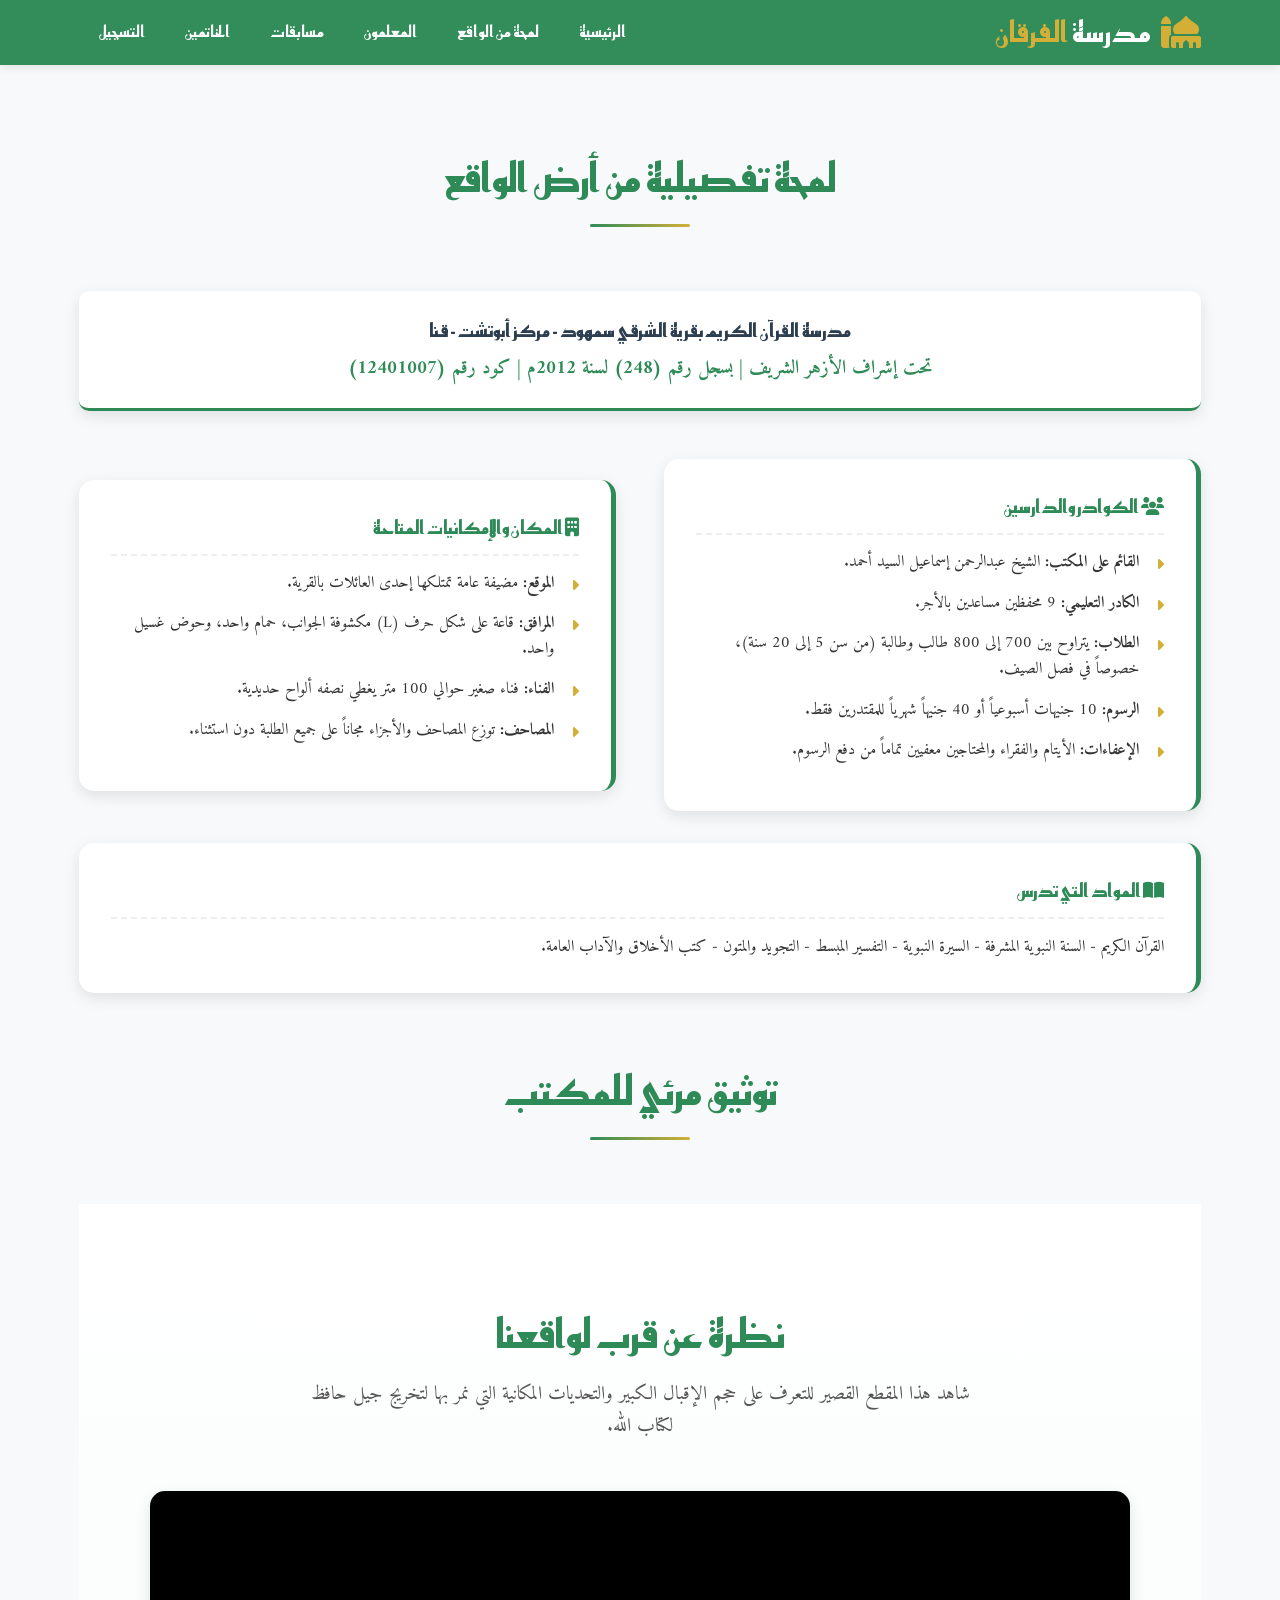
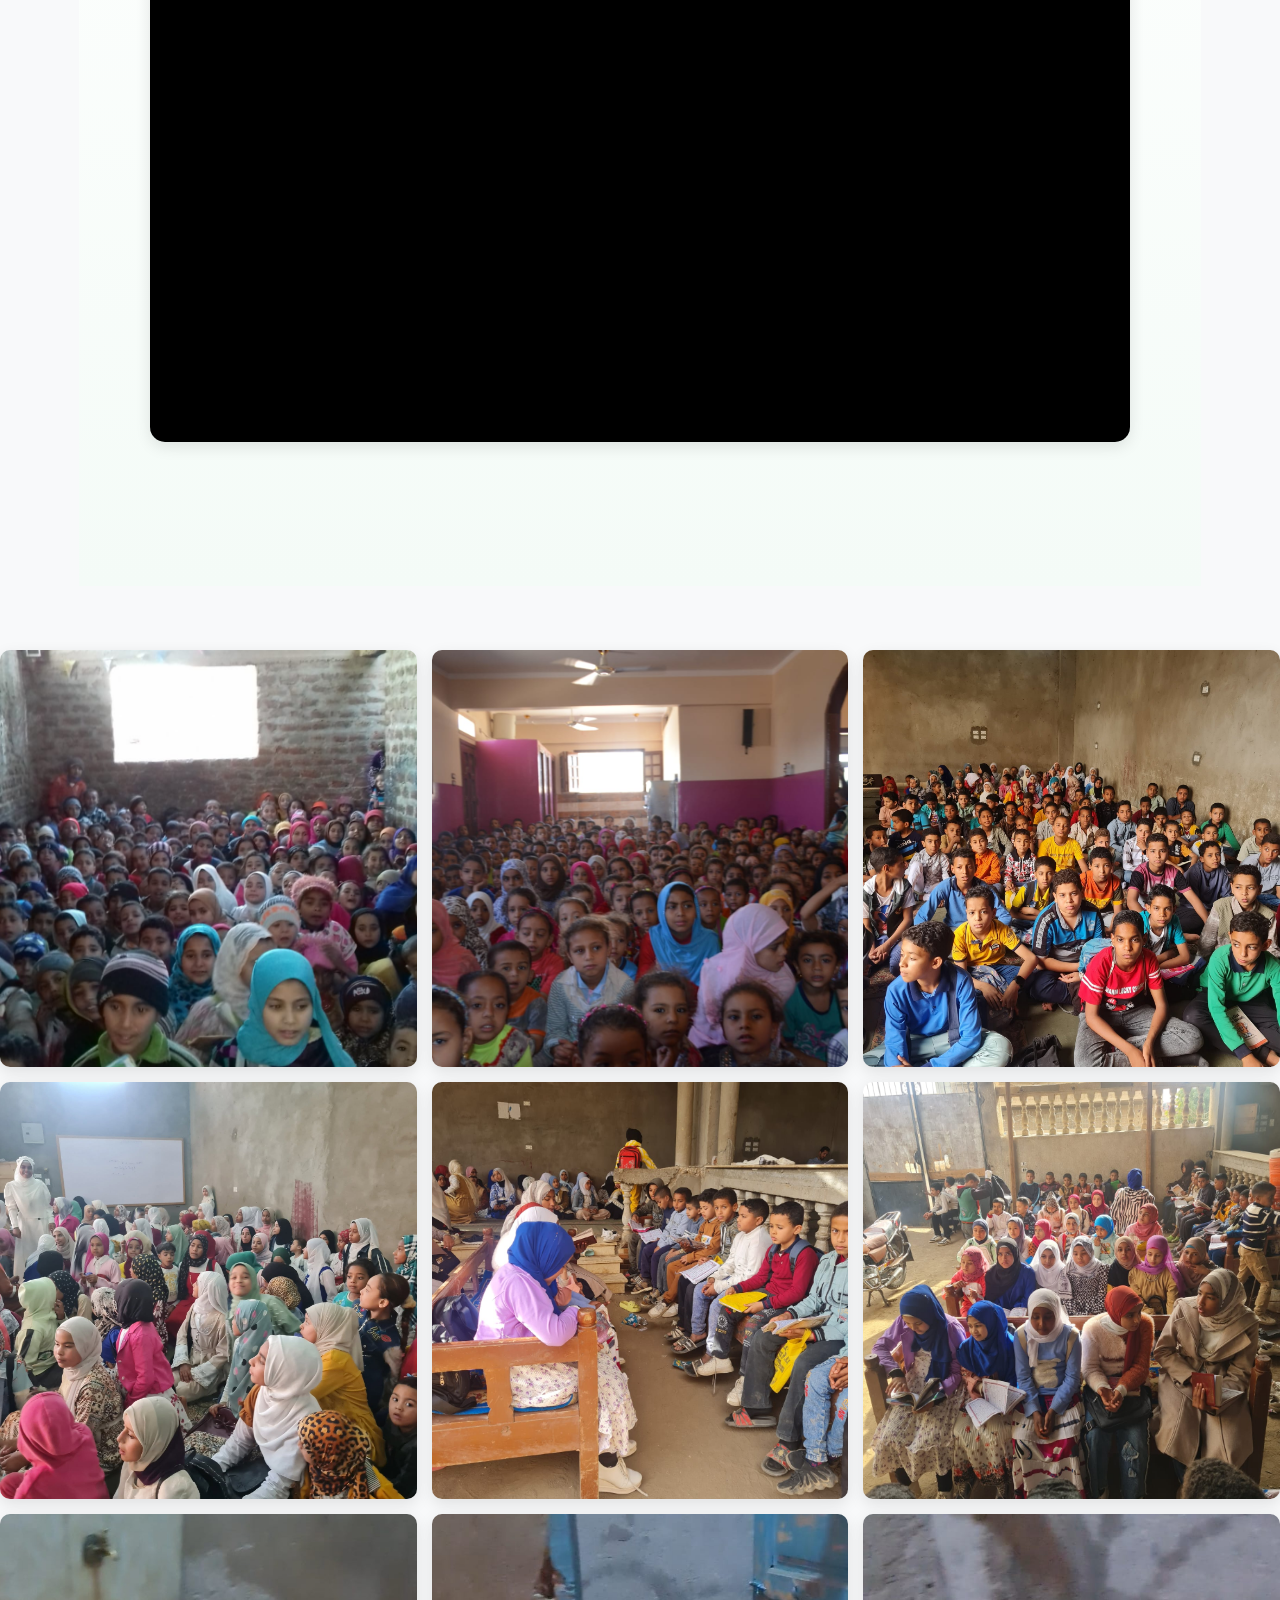
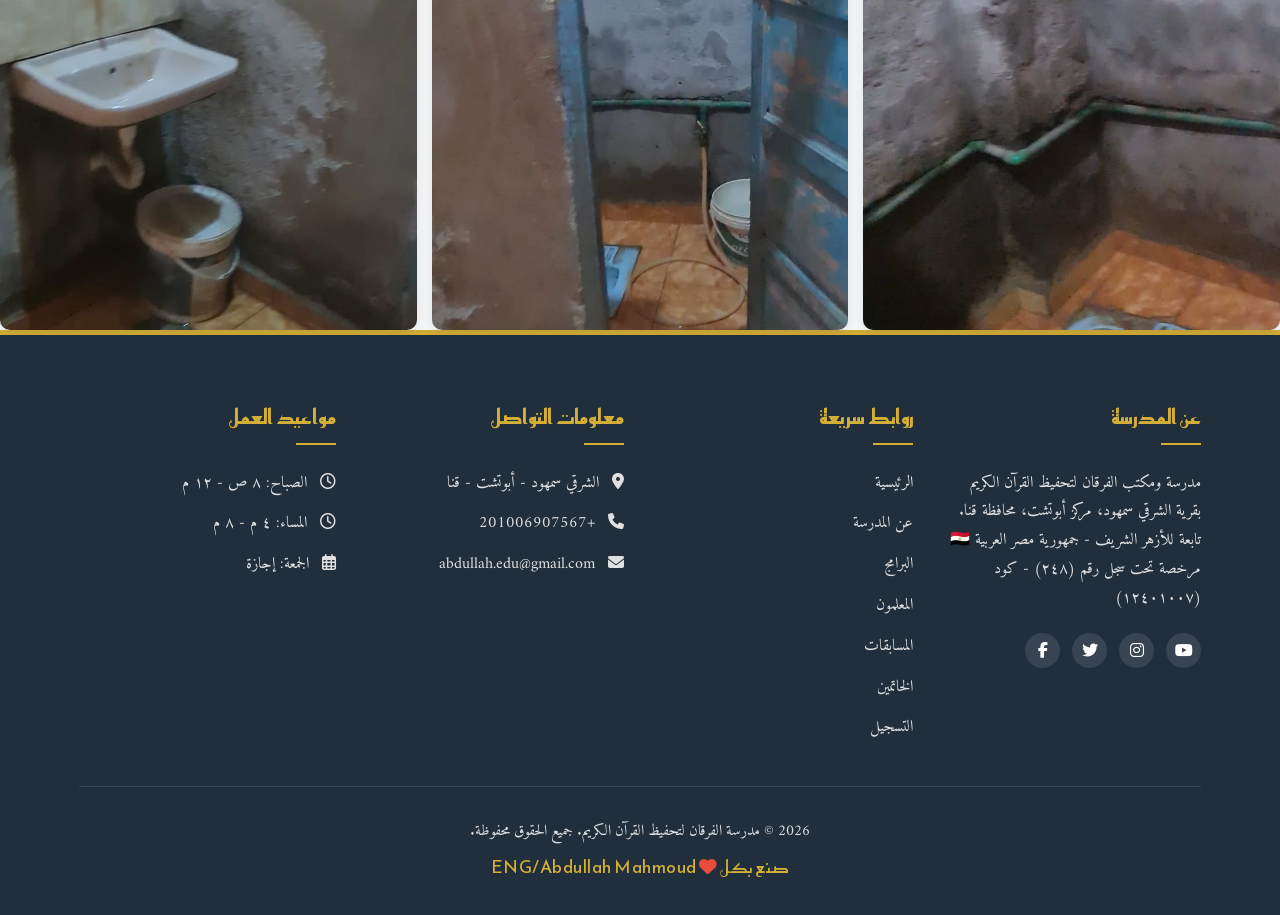
<file: overview.html>
<!DOCTYPE html>
<html lang="ar" dir="rtl">
<head>
    <meta charset="UTF-8">
    <meta name="viewport" content="width=device-width, initial-scale=1.0">
    <title>لمحة من الواقع - مدرسة الفرقان</title>
    <link href="https://fonts.googleapis.com/css2?family=Amiri:wght@400;700&family=Reem+Kufi:wght@500;700&display=swap" rel="stylesheet">
    <link rel="stylesheet" href="https://cdnjs.cloudflare.com/ajax/libs/font-awesome/6.4.0/css/all.min.css">
    <link rel="stylesheet" href="style.css">
    <style>
        .overview { padding: 4rem 0; }
        .official-badge { text-align: center; background: white; padding: 1.5rem; border-radius: 10px; box-shadow: var(--shadow); margin-bottom: 3rem; border-bottom: 3px solid var(--primary-color); }
        .official-badge h3 { color: var(--dark-color); margin-bottom: 5px; }
        .official-badge p { color: var(--primary-color); font-weight: bold; font-size: 1.2rem; margin: 0; }
        .detail-card { background: white; padding: 2rem; border-radius: 15px; box-shadow: var(--shadow); border-right: 5px solid var(--primary-color); margin-bottom: 2rem;}
        .detail-card h3 { color: var(--primary-color); border-bottom: 2px dashed #eee; padding-bottom: 10px; margin-bottom: 15px; }
        .detail-card ul { list-style: none; padding: 0; }
        .detail-card ul li { position: relative; padding-right: 25px; margin-bottom: 15px; line-height: 1.6; }
        .detail-card ul li::before { content: '\f0da'; font-family: 'Font Awesome 6 Free'; font-weight: 900; position: absolute; right: 0; top: 2px; color: var(--secondary-color); }
        .video-container { position: relative; width: 100%; padding-bottom: 56.25%; height: 0; border-radius: 15px; overflow: hidden; box-shadow: var(--shadow); margin-bottom: 3rem; background: #000; }
        .video-container iframe { position: absolute; top: 0; left: 0; width: 100%; height: 100%; border: none; }
        .overview-gallery { display: grid; grid-template-columns: repeat(3, 1fr); gap: 15px; }
        .overview-gallery img { width: 100%; aspect-ratio: 1; object-fit: cover; border-radius: 10px; box-shadow: var(--shadow); transition: transform 0.3s; }
        .overview-gallery img:hover { transform: scale(1.05); }
        @media (max-width: 768px) { .overview-gallery { grid-template-columns: repeat(2, 1fr); } }
    </style>
</head>
<body style="padding-top: 80px;">
    <!-- الهيدر -->
    <header id="header" class="scrolled">
        <div class="container header-container">
            <div class="logo"><i class="fas fa-mosque logo-icon"></i><h1>مدرسة <span>الفرقان</span></h1></div>
            <button class="mobile-menu-btn" onclick="document.querySelector('nav ul').classList.toggle('active')"><i class="fas fa-bars"></i></button>
            <nav>
                <ul>
                    <li><a href="index.html">الرئيسية</a></li>
                    <li><a href="overview.html">لمحة من الواقع</a></li>
                    <li><a href="teachers.html">المعلمون</a></li>
                    <li><a href="competitions.html">مسابقات</a></li>
                    <li><a href="khatmeen.html">الخاتمين</a></li>
                    <li><a href="register.html">التسجيل</a></li>
                </ul>
            </nav>
        </div>
    </header>

    <section class="section overview">
        <div class="container">
            <div class="section-title"><h2>لمحة تفصيلية من أرض الواقع</h2></div>
            
            <div class="official-badge">
                <h3>مدرسة القرآن الكريم بقرية الشرقي سمهود - مركز أبوتشت - قنا</h3>
                <p>تحت إشراف الأزهر الشريف | بسجل رقم (248) لسنة 2012م | كود رقم (12401007)</p>
            </div>

            <div class="overview-details">
                <div class="detail-card">
                    <h3><i class="fas fa-users"></i> الكوادر والدارسين</h3>
                    <ul>
                        <li><strong>القائم على المكتب:</strong> الشيخ عبدالرحمن إسماعيل السيد أحمد.</li>
                        <li><strong>الكادر التعليمي:</strong> 9 محفظين مساعدين بالأجر.</li>
                        <li><strong>الطلاب:</strong> يتراوح بين 700 إلى 800 طالب وطالبة (من سن 5 إلى 20 سنة)، خصوصاً في فصل الصيف.</li>
                        <li><strong>الرسوم:</strong> 10 جنيهات أسبوعياً أو 40 جنيهاً شهرياً للمقتدرين فقط.</li>
                        <li><strong>الإعفاءات:</strong> الأيتام والفقراء والمحتاجين معفيين تماماً من دفع الرسوم.</li>
                    </ul>
                </div>

                <div class="detail-card">
                    <h3><i class="fas fa-building"></i> المكان والإمكانيات المتاحة</h3>
                    <ul>
                        <li><strong>الموقع:</strong> مضيفة عامة تمتلكها إحدى العائلات بالقرية.</li>
                        <li><strong>المرافق:</strong> قاعة على شكل حرف (L) مكشوفة الجوانب، حمام واحد، وحوض غسيل واحد.</li>
                        <li><strong>الفناء:</strong> فناء صغير حوالي 100 متر يغطي نصفه ألواح حديدية.</li>
                        <li><strong>المصاحف:</strong> توزع المصاحف والأجزاء مجاناً على جميع الطلبة دون استثناء.</li>
                    </ul>
                </div>
            </div>

            <div class="detail-card">
                <h3><i class="fas fa-book-open"></i> المواد التي تدرس</h3>
                <p>القرآن الكريم - السنة النبوية المشرفة - السيرة النبوية - التفسير المبسط - التجويد والمتون - كتب الأخلاق والآداب العامة.</p>
            </div>

            <!-- معرض الفيديو والصور (من أرض الواقع) -->
            <div class="section-title" style="margin-top: 4rem;"><h2>توثيق مرئي للمكتب</h2></div>
            
            <!-- قسم الفيديو الاحترافي -->
    <section class="premium-video-section">
        <div class="container">
            <div class="video-text fade-in">
                <h2>نظرة عن قرب لواقعنا</h2>
                <p>شاهد هذا المقطع القصير للتعرف على حجم الإقبال الكبير والتحديات المكانية التي نمر بها لتخريج جيل حافظ لكتاب الله.</p>
            </div>
            
<div class="video-container">
    <iframe src="https://www.youtube.com/embed/3dRqKWa9shQ" title="فيديو مدرسة القرآن الكريم" allow="accelerometer; autoplay; clipboard-write; encrypted-media; gyroscope; picture-in-picture" allowfullscreen style="border-radius: 15px; box-shadow: var(--shadow); width: 100%; height: 100%;"></iframe>
</div>
                    
    
                    
                </div>
            </div>
        </div>
    </section>

            <div class="overview-gallery">
                <img src="num_1.jpg" alt="صورة من الواقع 1">
                <img src="معاناة 2.jpg" alt="صورة من الواقع 2">
                <img src="معاناة 3.jpg" alt="صورة من الواقع 3">
                <img src="معاناة_4.jpeg" alt="صورة من الواقع 4">
                <img src="معاناة _5.jpeg" alt="صورة من الواقع 5">
                <img src="معاناة 6.jpg" alt="صورة من الواقع 6">
                <img src="معاناة 7.jpeg" alt="صورة من الواقع 7">
                <img src="معاناه8 .jpeg" alt="صورة من الواقع 8">
                <img src="معاناة9.jpeg" alt="صورة من الواقع 9">
            </div>
        </div>
    </section>
</body>
<!-- الفوتر الموحد -->
    <footer>
        <div class="container">
            <div class="footer-content">
                <!-- العمود الأول: عن المدرسة -->
                <div class="footer-section">
                    <h3>عن المدرسة</h3>
                    <p>مدرسة ومكتب الفرقان لتحفيظ القرآن الكريم بقرية الشرقي سمهود، مركز أبوتشت، محافظة قنا.<br>تابعة للأزهر الشريف - جمهورية مصر العربية 🇪🇬<br>مرخصة تحت سجل رقم (٢٤٨) - كود (١٢٤٠١٠٠٧)</p>
                    <div class="footer-socials">
                        <a href="#"><i class="fab fa-youtube"></i></a>
                        <a href="#"><i class="fab fa-instagram"></i></a>
                        <a href="#"><i class="fab fa-twitter"></i></a>
                        <a href="https://www.facebook.com/profile.php?id=100057508296846&locale=ar_AR"><i class="fab fa-facebook-f"></i></a>
                    </div>
                </div>
                
                <!-- العمود الثاني: روابط سريعة -->
                <div class="footer-section">
                    <h3>روابط سريعة</h3>
                    <ul>
                        <li><a href="index.html">الرئيسية</a></li>
                        <li><a href="overview.html">عن المدرسة</a></li>
                        <li><a href="programs.html">البرامج</a></li>
                        <li><a href="teachers.html">المعلمون</a></li>
                        <li><a href="competitions.html">المسابقات</a></li>
                        <li><a href="khatmeen.html">الخاتمين</a></li>
                        <li><a href="register.html">التسجيل</a></li>
                    </ul>
                </div>

                <!-- العمود الثالث: معلومات التواصل -->
                <div class="footer-section">
                    <h3>معلومات التواصل</h3>
                    <p><i class="fas fa-map-marker-alt" style="margin-left: 8px;"></i> الشرقي سمهود - أبوتشت - قنا</p>
                    <p><i class="fas fa-phone" style="margin-left: 8px;"></i> +201006907567</p>
                    <p><i class="fas fa-envelope" style="margin-left: 8px;"></i> abdullah.edu@gmail.com</p>
                </div>

                <!-- العمود الرابع: مواعيد العمل -->
                <div class="footer-section">
                    <h3>مواعيد العمل</h3>
                    <p><i class="far fa-clock" style="margin-left: 8px;"></i> الصباح: ٨ ص - ١٢ م</p>
                    <p><i class="far fa-clock" style="margin-left: 8px;"></i> المساء: ٤ م - ٨ م</p>
                    <p><i class="far fa-calendar-alt" style="margin-left: 8px;"></i> الجمعة: إجازة</p>
                </div>
            </div>
            
            <div class="footer-bottom">
                <p>2026 © مدرسة الفرقان لتحفيظ القرآن الكريم. جميع الحقوق محفوظة.</p>
                <p class="creator-signature">صنع بكل <i class="fas fa-heart"></i> ENG/Abdullah Mahmoud</p>
            </div>
        </div>
    </footer>
</html>
</file>
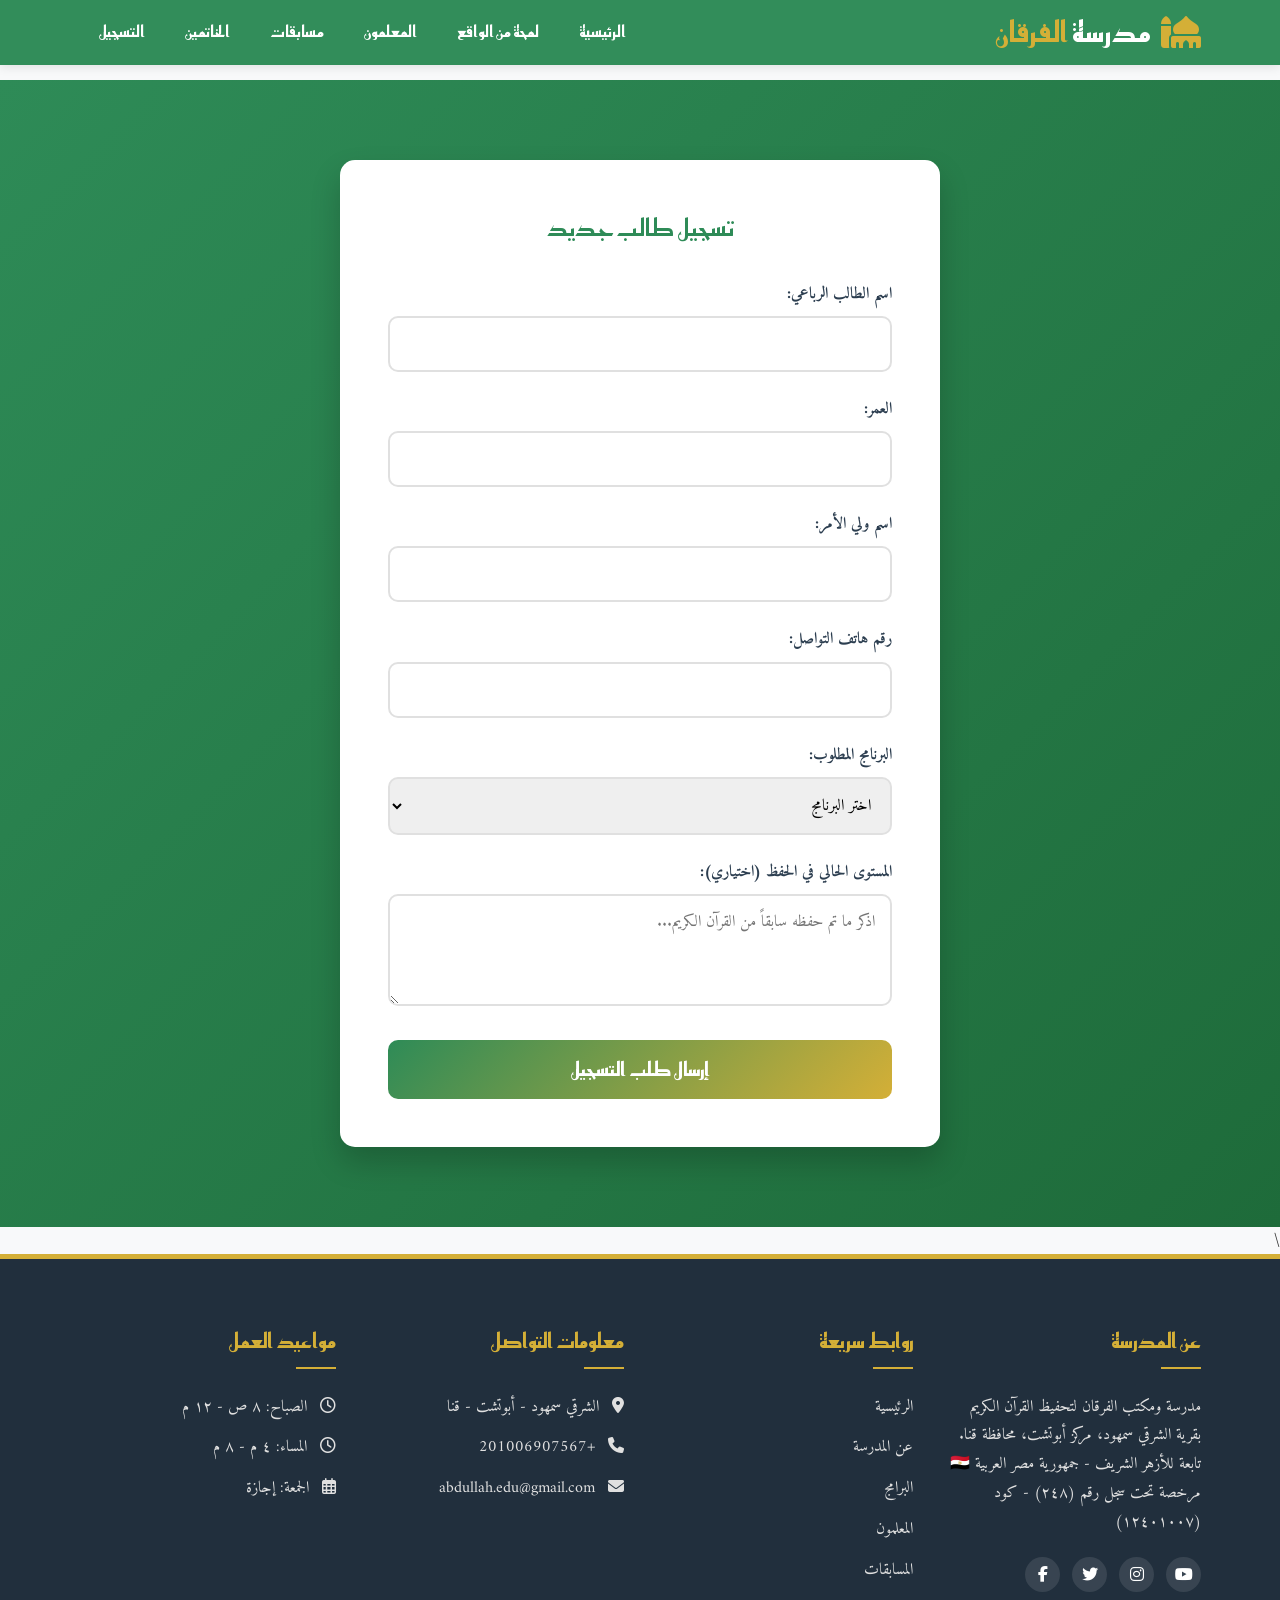
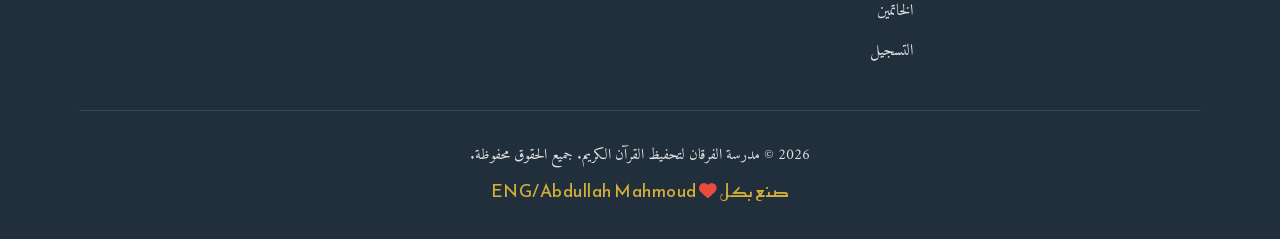
<file: register.html>
<!DOCTYPE html>
<html lang="ar" dir="rtl">
<head>
    <meta charset="UTF-8">
    <meta name="viewport" content="width=device-width, initial-scale=1.0">
    <title>التسجيل - مدرسة الفرقان</title>
    <link href="https://fonts.googleapis.com/css2?family=Amiri:wght@400;700&family=Reem+Kufi:wght@500;700&display=swap" rel="stylesheet">
    <link rel="stylesheet" href="https://cdnjs.cloudflare.com/ajax/libs/font-awesome/6.4.0/css/all.min.css">
    <link rel="stylesheet" href="style.css">
    <style>
        .register-page { padding: 5rem 0; background: linear-gradient(135deg, var(--primary-color), #1e6b3a); min-height: 100vh; display: flex; align-items: center; }
        .register-wrapper { background: white; padding: 3rem; border-radius: 15px; box-shadow: 0 15px 30px rgba(0,0,0,0.2); max-width: 600px; margin: 0 auto; width: 100%; }
        .register-wrapper h2 { text-align: center; color: var(--primary-color); margin-bottom: 2rem; }
        .form-group { margin-bottom: 1.5rem; }
        .form-group label { display: block; margin-bottom: 0.5rem; font-weight: bold; color: var(--dark-color); }
        .form-group input, .form-group select, .form-group textarea { width: 100%; padding: 12px 15px; border: 2px solid #e0e0e0; border-radius: 10px; font-size: 1rem; font-family: 'Amiri', serif; }
        .form-group input:focus, .form-group select:focus, .form-group textarea:focus { outline: none; border-color: var(--primary-color); }
        .submit-btn { width: 100%; background: linear-gradient(135deg, var(--primary-color), var(--secondary-color)); color: white; padding: 15px; border: none; border-radius: 10px; font-size: 1.2rem; font-weight: bold; cursor: pointer; font-family: 'Reem Kufi', sans-serif; transition: 0.3s; }
        .submit-btn:hover { transform: translateY(-3px); box-shadow: 0 10px 20px rgba(0,0,0,0.1); }
    </style>
</head>
<body style="padding-top: 80px; background-color: var(--light-color);">
    <!-- الهيدر -->
    <header id="header" class="scrolled">
        <div class="container header-container">
            <div class="logo"><i class="fas fa-mosque logo-icon"></i><h1>مدرسة <span>الفرقان</span></h1></div>
            <button class="mobile-menu-btn" onclick="document.querySelector('nav ul').classList.toggle('active')"><i class="fas fa-bars"></i></button>
            <nav>
                <ul>
                    <li><a href="index.html">الرئيسية</a></li>
                    <li><a href="overview.html">لمحة من الواقع</a></li>
                    <li><a href="teachers.html">المعلمون</a></li>
                    <li><a href="competitions.html">مسابقات</a></li>
                    <li><a href="khatmeen.html">الخاتمين</a></li>
                    <li><a href="register.html">التسجيل</a></li>
                </ul>
            </nav>
        </div>
    </header>

    <div class="register-page">
        <div class="container">
            <div class="register-wrapper">
                <h2>تسجيل طالب جديد</h2>
                <form action="https://formspree.io/f/movkgolg" method="POST">
                    
                    <div class="form-group">
                        <label for="studentName">اسم الطالب الرباعي:</label>
                        <input type="text" id="studentName" name="studentName" required>
                    </div>
                    
                    <div class="form-group">
                        <label for="studentAge">العمر:</label>
                        <input type="number" id="studentAge" min="5" max="50" name="studentAge" required>
                    </div>
                    
                    <div class="form-group">
                        <label for="parentName">اسم ولي الأمر:</label>
                        <input type="text" id="parentName" name="parentName" required>
                    </div>
                    
                    <div class="form-group">
                        <label for="phone">رقم هاتف التواصل:</label>
                        <input type="tel" id="phone" name="phone" required>
                    </div>
                    
                    <div class="form-group">
                        <label for="program">البرنامج المطلوب:</label>
                        <select id="program" name="program" required>
                            <option value="">اختر البرنامج</option>
                            <option value="hifz">تحفيظ القرآن الكريم</option>
                            <option value="tajweed">علم التجويد</option>
                            <option value="fiqh">الفقه والسيرة</option>
                        </select>
                    </div>
                    
                    <div class="form-group">
                        <label for="previous">المستوى الحالي في الحفظ (اختياري):</label>
                        <textarea id="previous" name="previous" rows="3" placeholder="اذكر ما تم حفظه سابقاً من القرآن الكريم..."></textarea>
                    </div>
                    
                    <button type="submit" class="submit-btn">إرسال طلب التسجيل</button>
                </form>
            </div>
        </div>
    </div>
</body>
\<!-- الفوتر الموحد -->
    <footer>
        <div class="container">
            <div class="footer-content">
                <!-- العمود الأول: عن المدرسة -->
                <div class="footer-section">
                    <h3>عن المدرسة</h3>
                    <p>مدرسة ومكتب الفرقان لتحفيظ القرآن الكريم بقرية الشرقي سمهود، مركز أبوتشت، محافظة قنا.<br>تابعة للأزهر الشريف - جمهورية مصر العربية 🇪🇬<br>مرخصة تحت سجل رقم (٢٤٨) - كود (١٢٤٠١٠٠٧)</p>
                    <div class="footer-socials">
                        <a href="#"><i class="fab fa-youtube"></i></a>
                        <a href="#"><i class="fab fa-instagram"></i></a>
                        <a href="#"><i class="fab fa-twitter"></i></a>
                        <a href="https://www.facebook.com/profile.php?id=100057508296846&locale=ar_AR"><i class="fab fa-facebook-f"></i></a>
                    </div>
                </div>
                
                <!-- العمود الثاني: روابط سريعة -->
                <div class="footer-section">
                    <h3>روابط سريعة</h3>
                    <ul>
                        <li><a href="index.html">الرئيسية</a></li>
                        <li><a href="overview.html">عن المدرسة</a></li>
                        <li><a href="programs.html">البرامج</a></li>
                        <li><a href="teachers.html">المعلمون</a></li>
                        <li><a href="competitions.html">المسابقات</a></li>
                        <li><a href="khatmeen.html">الخاتمين</a></li>
                        <li><a href="register.html">التسجيل</a></li>
                    </ul>
                </div>

                <!-- العمود الثالث: معلومات التواصل -->
                <div class="footer-section">
                    <h3>معلومات التواصل</h3>
                    <p><i class="fas fa-map-marker-alt" style="margin-left: 8px;"></i> الشرقي سمهود - أبوتشت - قنا</p>
                    <p><i class="fas fa-phone" style="margin-left: 8px;"></i> +201006907567</p>
                    <p><i class="fas fa-envelope" style="margin-left: 8px;"></i> abdullah.edu@gmail.com</p>
                </div>

                <!-- العمود الرابع: مواعيد العمل -->
                <div class="footer-section">
                    <h3>مواعيد العمل</h3>
                    <p><i class="far fa-clock" style="margin-left: 8px;"></i> الصباح: ٨ ص - ١٢ م</p>
                    <p><i class="far fa-clock" style="margin-left: 8px;"></i> المساء: ٤ م - ٨ م</p>
                    <p><i class="far fa-calendar-alt" style="margin-left: 8px;"></i> الجمعة: إجازة</p>
                </div>
            </div>
            
            <div class="footer-bottom">
                <p>2026 © مدرسة الفرقان لتحفيظ القرآن الكريم. جميع الحقوق محفوظة.</p>
                <p class="creator-signature">صنع بكل <i class="fas fa-heart"></i> ENG/Abdullah Mahmoud</p>
            </div>
        </div>
    </footer>
</html>
</file>
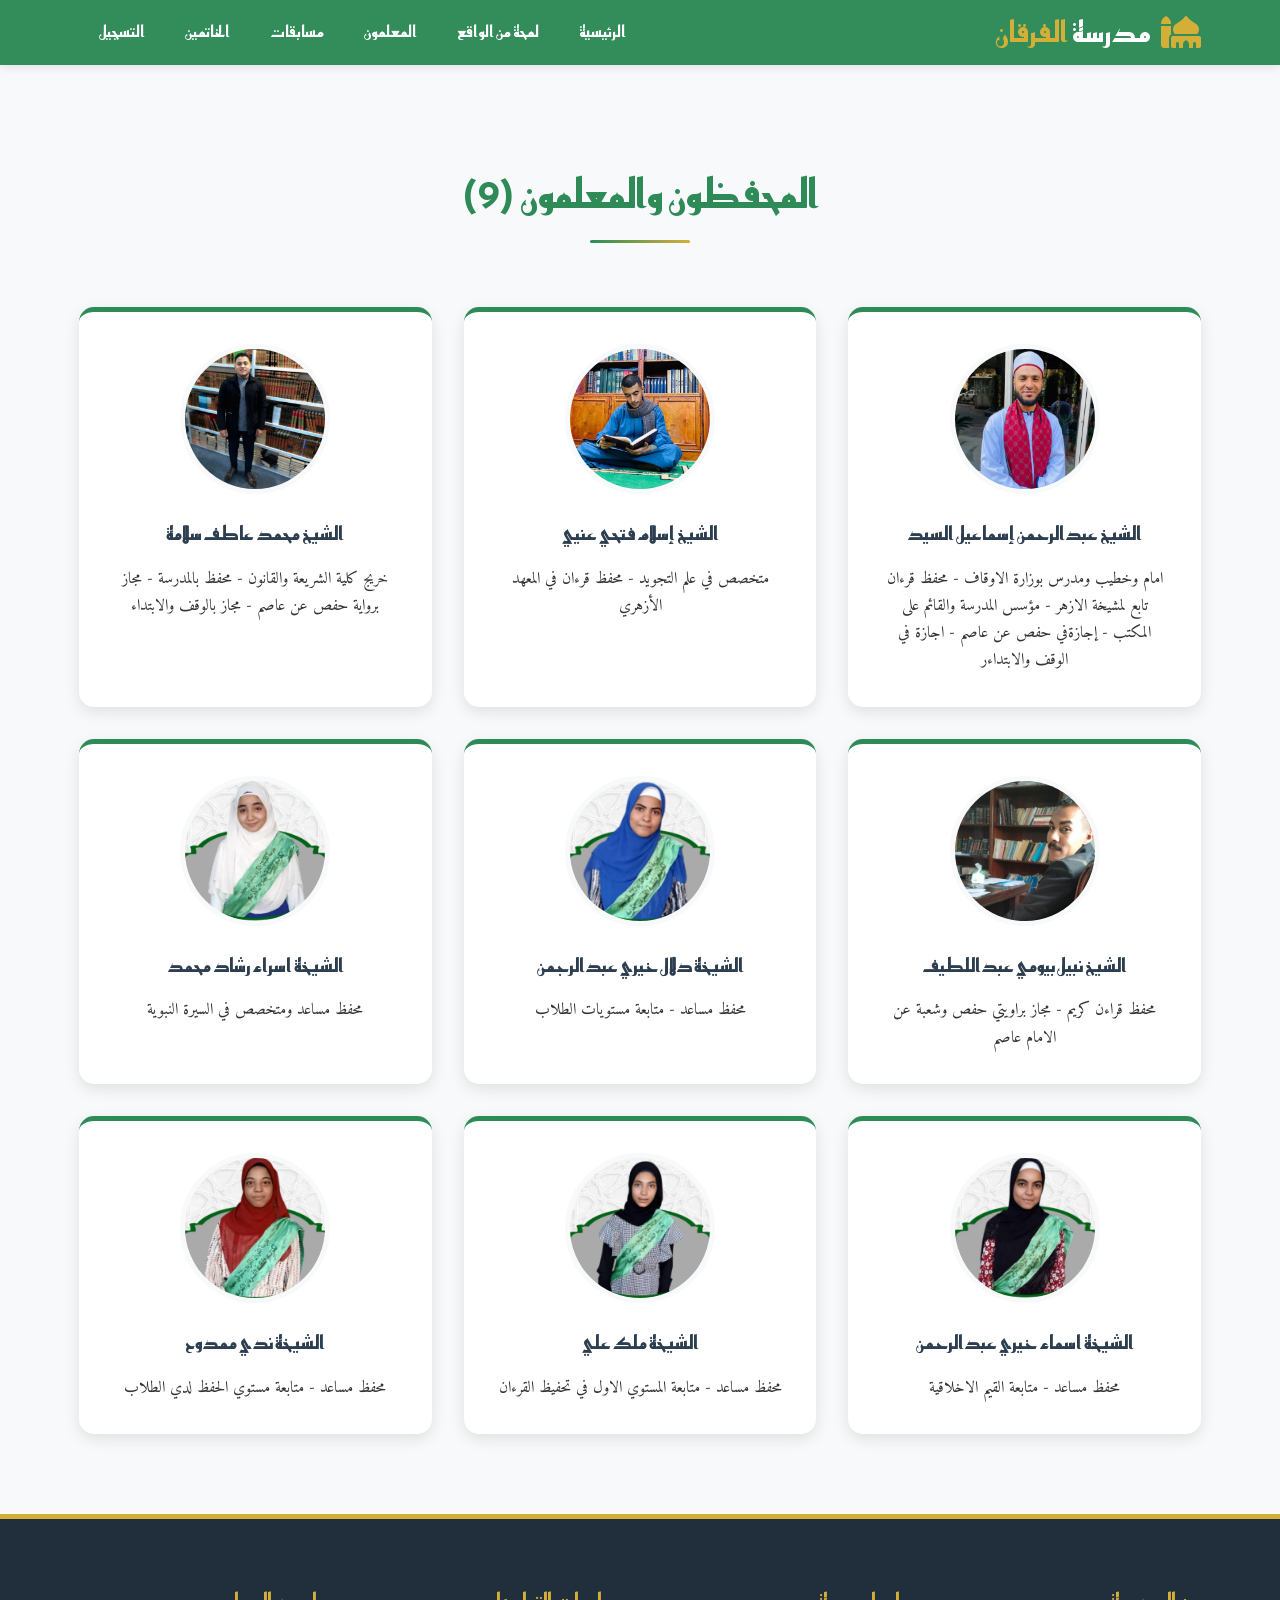
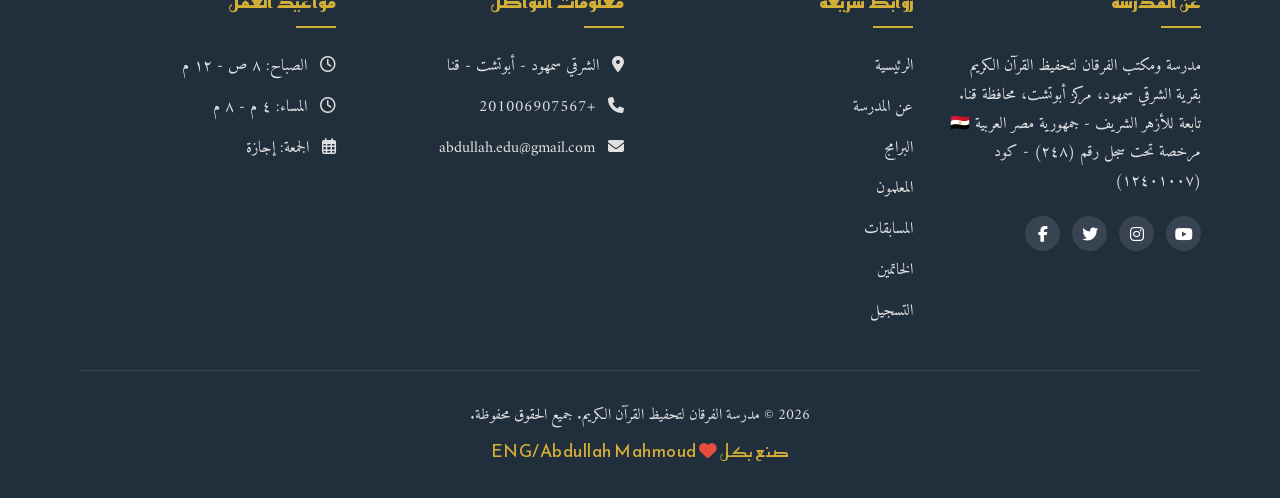
<file: teachers.html>
<!DOCTYPE html>
<html lang="ar" dir="rtl">
<head>
    <meta charset="UTF-8">
    <meta name="viewport" content="width=device-width, initial-scale=1.0">
    <title>المعلمون - مدرسة الفرقان</title>
    <link href="https://fonts.googleapis.com/css2?family=Amiri:wght@400;700&family=Reem+Kufi:wght@500;700&display=swap" rel="stylesheet">
    <link rel="stylesheet" href="https://cdnjs.cloudflare.com/ajax/libs/font-awesome/6.4.0/css/all.min.css">
    <link rel="stylesheet" href="style.css">
</head>
<body style="padding-top: 80px;"> <!-- مسافة عشان الهيدر -->
    <header id="header" class="scrolled">
        <div class="container header-container">
            <div class="logo"><i class="fas fa-mosque logo-icon"></i><h1>مدرسة <span>الفرقان</span></h1></div>
            <nav>
                <ul>
                    <li><a href="index.html">الرئيسية</a></li>
                    <li><a href="overview.html">لمحة من الواقع</a></li>
                    <li><a href="teachers.html">المعلمون</a></li>
                    <li><a href="competitions.html">مسابقات</a></li>
                    <li><a href="khatmeen.html">الخاتمين</a></li>
                    <li><a href="register.html">التسجيل</a></li>
                </ul>
            </nav>
        </div>
    </header>

    <section class="section">
        <div class="container">
            <div class="section-title"><h2>المحفظون والمعلمون (9)</h2></div>
            <div class="teachers-grid">
                <!-- 1 -->
                <div class="teacher-card">
                    <div class="teacher-image"><img src="عبدالرحمن اسماعيل.png" alt="الشيخ عبدالرحمن"></div>
                    <h3>الشيخ عبدالرحمن إسماعيل السيد</h3>
                    <p></p>امام وخطيب ومدرس بوزارة الاوقاف - محفظ قرءان تابع لمشيخة الازهر - مؤسس المدرسة والقائم على المكتب - إجازةفي حفص عن عاصم - اجازة في الوقف والابتداءر</p>
                </div>
                <!-- 2 -->
                <div class="teacher-card">
                    <div class="teacher-image"><img src="اسلام فتحي.png" alt="الشيخ إسلام"></div>
                    <h3>الشيخ إسلام فتحي عنيي</h3>
                    <p>متخصص في علم التجويد - محفظ قرءان في المعهد الأزهري </p>
                </div>
                <!-- 3 -->
                <div class="teacher-card">
                    <div class="teacher-image"><img src="محمد عاطف.png" alt="الشيخ محمد"></div>
                    <h3>الشيخ محمد عاطف سلامة</h3>
                    <p>خريج كلية الشريعة والقانون - محفظ بالمدرسة  - مجاز برواية حفص عن عاصم - مجاز بالوقف والابتداء</p>
                </div>
                <!-- 4 -->
                <div class="teacher-card">
                    <div class="teacher-image"><img src="napil.jpg" alt="الشيخ نبي"></div>
                    <h3>الشيخ نبيل بيومي عبداللطيف</h3><p>محفظ قراءن كريم - مجاز براويتي حفص وشعبة عن الامام عاصم </p>
                </div>
                <!-- 5 -->
                <div class="teacher-card">
                    <div class="teacher-image"><img src="اسماء خيري.png" alt="محفظ"></div>
                    <h3>الشيخة دلال خيري عبدالرجمن</h3><p>محفظ مساعد - متابعة مستويات الطلاب</p>
                </div>
                <!-- 6 -->
                <div class="teacher-card">
                    <div class="teacher-image"><img src="اسراء رشاد.png" alt="محفظ"></div>
                    <h3>الشيخة اسراء رشاد محمد</h3><p>محفظ مساعد ومتخصص في السيرة  النبوية</p>
                </div>
                <!-- 7 -->
                <div class="teacher-card">
                    <div class="teacher-image"><img src="اسماء خيري (2).png" alt="محفظ"></div>
                    <h3>الشيخة اسماء خيري عبدالرحمن</h3><p>محفظ مساعد - متابعة القيم الاخلاقية</p>
                </div>
                <!-- 8 -->
                <div class="teacher-card">
                    <div class="teacher-image"><img src="ملك علي.png" alt="محفظ"></div>
                    <h3>الشيخة ملك علي</h3><p>محفظ مساعد - متابعة المستوي الاول في تحفيظ القرءان </p>
                </div>
                <!-- 9 -->
                <div class="teacher-card">
                    <div class="teacher-image"><img src="ندي ممدوح.jpeg" alt="محفظ"></div>
                    <h3>الشيخة ندي ممدوح</h3><p>محفظ مساعد - متابعة مستوي الحفظ لدي الطلاب</p>
                </div>
            </div>
        </div>
    </section>
</body>
<!-- الفوتر الموحد -->
    <footer>
        <div class="container">
            <div class="footer-content">
                <!-- العمود الأول: عن المدرسة -->
                <div class="footer-section">
                    <h3>عن المدرسة</h3>
                    <p>مدرسة ومكتب الفرقان لتحفيظ القرآن الكريم بقرية الشرقي سمهود، مركز أبوتشت، محافظة قنا.<br>تابعة للأزهر الشريف - جمهورية مصر العربية 🇪🇬<br>مرخصة تحت سجل رقم (٢٤٨) - كود (١٢٤٠١٠٠٧)</p>
                    <div class="footer-socials">
                        <a href="#"><i class="fab fa-youtube"></i></a>
                        <a href="#"><i class="fab fa-instagram"></i></a>
                        <a href="#"><i class="fab fa-twitter"></i></a>
                        <a href="https://www.facebook.com/profile.php?id=100057508296846&locale=ar_AR"><i class="fab fa-facebook-f"></i></a>
                    </div>
                </div>
                
                <!-- العمود الثاني: روابط سريعة -->
                <div class="footer-section">
                    <h3>روابط سريعة</h3>
                    <ul>
                        <li><a href="index.html">الرئيسية</a></li>
                        <li><a href="overview.html">عن المدرسة</a></li>
                        <li><a href="programs.html">البرامج</a></li>
                        <li><a href="teachers.html">المعلمون</a></li>
                        <li><a href="competitions.html">المسابقات</a></li>
                        <li><a href="khatmeen.html">الخاتمين</a></li>
                        <li><a href="register.html">التسجيل</a></li>
                    </ul>
                </div>

                <!-- العمود الثالث: معلومات التواصل -->
                <div class="footer-section">
                    <h3>معلومات التواصل</h3>
                    <p><i class="fas fa-map-marker-alt" style="margin-left: 8px;"></i> الشرقي سمهود - أبوتشت - قنا</p>
                    <p><i class="fas fa-phone" style="margin-left: 8px;"></i> +201006907567</p>
                    <p><i class="fas fa-envelope" style="margin-left: 8px;"></i> abdullah.edu@gmail.com</p>
                </div>

                <!-- العمود الرابع: مواعيد العمل -->
                <div class="footer-section">
                    <h3>مواعيد العمل</h3>
                    <p><i class="far fa-clock" style="margin-left: 8px;"></i> الصباح: ٨ ص - ١٢ م</p>
                    <p><i class="far fa-clock" style="margin-left: 8px;"></i> المساء: ٤ م - ٨ م</p>
                    <p><i class="far fa-calendar-alt" style="margin-left: 8px;"></i> الجمعة: إجازة</p>
                </div>
            </div>
            
            <div class="footer-bottom">
                <p>2026 © مدرسة الفرقان لتحفيظ القرآن الكريم. جميع الحقوق محفوظة.</p>
                <p class="creator-signature">صنع بكل <i class="fas fa-heart"></i> ENG/Abdullah Mahmoud</p>
            </div>
        </div>
    </footer>
</html>
</file>
<file: style.css>
:root {
    --primary-color: #2E8B57;
    --secondary-color: #D4AF37;
    --accent-color: #8B4513;
    --light-color: #F8F9FA;
    --dark-color: #2C3E50;
    --text-color: #333;
    --shadow: 0 5px 15px rgba(0, 0, 0, 0.1);
    --transition: all 0.3s ease;
}

* { margin: 0; padding: 0; box-sizing: border-box; }
html { scroll-behavior: smooth; }
body {
    font-family: 'Amiri', serif;
    background-color: var(--light-color);
    color: var(--text-color);
    line-height: 1.7;
    overflow-x: hidden;
}

h1, h2, h3, h4, h5, h6 {
    font-family: 'Reem Kufi', sans-serif;
    font-weight: 700;
    margin-bottom: 1rem;
    color: var(--dark-color);
}

.container { width: 90%; max-width: 1200px; margin: 0 auto; padding: 0 15px; }
.section { padding: 5rem 0; }
.section-title { text-align: center; margin-bottom: 3rem; position: relative; }
.section-title h2 {
    font-size: 2.5rem; color: var(--primary-color); display: inline-block;
    position: relative; padding-bottom: 15px;
}
.section-title h2::after {
    content: ''; position: absolute; bottom: 0; right: 50%; transform: translateX(50%);
    width: 100px; height: 3px; background: linear-gradient(to right, var(--primary-color), var(--secondary-color));
    border-radius: 3px;
}

.btn {
    display: inline-block; background: linear-gradient(135deg, var(--primary-color), var(--secondary-color));
    color: white; padding: 12px 30px; text-decoration: none; border-radius: 30px;
    font-weight: bold; font-size: 1.1rem; transition: var(--transition); box-shadow: var(--shadow);
    border: none; cursor: pointer; font-family: 'Reem Kufi', sans-serif;
}
.btn:hover { transform: translateY(-3px); box-shadow: 0 10px 20px rgba(0, 0, 0, 0.2); }

/* الهيدر والقائمة */
header {
    background: linear-gradient(135deg, rgba(46, 139, 87, 0.95), rgba(34, 139, 34, 0.95));
    color: white; padding: 1rem 0; position: fixed; width: 100%; top: 0; z-index: 1000;
    box-shadow: 0 2px 10px rgba(0, 0, 0, 0.1); transition: var(--transition);
}
header.scrolled { padding: 0.5rem 0; background: rgba(46, 139, 87, 0.98); }
.header-container { display: flex; justify-content: space-between; align-items: center; }
.logo { display: flex; align-items: center; }
.logo h1 { font-size: 1.8rem; color: white; margin-bottom: 0; }
.logo span { color: var(--secondary-color); }
.logo-icon { font-size: 2rem; margin-left: 10px; color: var(--secondary-color); }

nav ul { list-style: none; display: flex; align-items: center; }
nav ul li { margin: 0 8px; }
nav ul li a {
    color: white; text-decoration: none; font-weight: bold; padding: 8px 12px;
    border-radius: 20px; transition: var(--transition); font-family: 'Reem Kufi', sans-serif;
}
nav ul li a:hover { background-color: rgba(255, 255, 255, 0.2); }
.mobile-menu-btn { display: none; background: none; border: none; color: white; font-size: 1.5rem; cursor: pointer; }

/* الهيرو */
.hero {
    background: linear-gradient(135deg, rgba(46, 139, 87, 0.8), rgba(34, 139, 34, 0.8)), url('https://images.unsplash.com/photo-1544531586-fde5298cdd40?ixlib=rb-4.0.3&ixid=M3wxMjA3fDB8MHxwaG90by1wYWdlfHx8fGVufDB8fHx8fA%3D%3D&auto=format&fit=crop&w=1470&q=80');
    background-size: cover; background-position: center; color: white; text-align: center;
    padding: 12rem 0 8rem; position: relative; overflow: hidden;
}
.hero-content { max-width: 850px; margin: 0 auto; position: relative; z-index: 2; }
.hero h1 { font-size: 3.5rem; margin-bottom: 1.5rem; color: white; animation: fadeInUp 1s ease; }
.hero p { font-size: 1.3rem; margin-bottom: 2.5rem; animation: fadeInUp 1s ease 0.3s both; }

/* باقي التنسيقات (عن المدرسة، المعلمون، المسابقات، الخ) */
.about-content, .overview-details { display: grid; grid-template-columns: 1fr 1fr; gap: 3rem; align-items: center; }
.about-image img, .competition-image { width: 100%; border-radius: 10px; box-shadow: var(--shadow); }
.about-stats { display: grid; grid-template-columns: repeat(4, 1fr); gap: 1.5rem; margin-top: 3rem; }
.stat-item { text-align: center; padding: 2rem 1rem; background: var(--light-color); border-radius: 10px; box-shadow: var(--shadow); }
.stat-number { font-size: 2.5rem; font-weight: bold; color: var(--primary-color); display: block; }

/* تنسيقات المسابقات */
.gallery-grid { display: grid; grid-template-columns: repeat(3, 1fr); gap: 20px; margin-top: 2rem; }
.competition-card { background: white; border-radius: 10px; overflow: hidden; box-shadow: var(--shadow); transition: var(--transition); border-bottom: 4px solid var(--primary-color); }
.competition-card:hover { transform: translateY(-5px); box-shadow: 0 10px 20px rgba(0, 0, 0, 0.2); }
.competition-image { width: 100%; height: 250px; object-fit: cover; }
.competition-title { text-align: center; padding: 15px; color: var(--dark-color); font-size: 1.2rem; margin: 0; }

/* تنسيقات المعلمين */
.teachers-grid { display: grid; grid-template-columns: repeat(3, 1fr); gap: 2rem; }
.teacher-card { background: white; padding: 2rem; border-radius: 15px; box-shadow: var(--shadow); text-align: center; border-top: 5px solid var(--primary-color); }
.teacher-image { width: 150px; height: 150px; border-radius: 50%; margin: 0 auto 1.5rem; overflow: hidden; border: 5px solid var(--light-color); }
.teacher-image img { width: 100%; height: 100%; object-fit: cover; }

/* الفوتر */
/* =========================================
   تصميم قسم الفيديو الاحترافي (للرئيسية)
========================================= */
.premium-video-section {
    background: linear-gradient(to bottom, #ffffff, #f4fbf7);
    padding: 6rem 0;
    position: relative;
}

.video-text {
    text-align: center;
    margin-bottom: 3rem;
}

.video-text h2 {
    font-size: 2.5rem;
    color: var(--primary-color);
    margin-bottom: 10px;
}

.video-text p {
    font-size: 1.2rem;
    color: #555;
    max-width: 700px;
    margin: 0 auto;
}

.premium-video-container {
    max-width: 900px;
    margin: 0 auto;
    background: white;
    padding: 15px;
    border-radius: 20px;
    box-shadow: 0 20px 40px rgba(0,0,0,0.1);
    position: relative;
}

/* إطار متدرج حول الفيديو ليعطيه طابع احترافي */
.premium-video-container::before {
    content: '';
    position: absolute;
    top: -4px; left: -4px; right: -4px; bottom: -4px;
    background: linear-gradient(135deg, var(--primary-color), var(--secondary-color));
    border-radius: 24px;
    z-index: -1;
}

.video-wrapper {
    position: relative;
    padding-bottom: 56.25%; /* نسبة 16:9 */
    height: 0;
    border-radius: 15px;
    overflow: hidden;
    background: #000;
}

.video-wrapper iframe {
    position: absolute;
    top: 0; left: 0; width: 100%; height: 100%; border: none;
}


/* =========================================
   تصميم الفوتر الموحد (مطابق للصورة)
========================================= */
footer {
    background-color: #212F3D; /* لون أزرق داكن مطابق للصورة */
    color: #E0E0E0;
    padding: 4rem 0 1.5rem;
    font-family: 'Amiri', serif;
    border-top: 5px solid var(--secondary-color);
}

.footer-content {
    display: grid;
    grid-template-columns: repeat(4, 1fr);
    gap: 2rem;
    margin-bottom: 2rem;
    direction: rtl;
}

.footer-section h3 {
    color: #D4AF37; /* لون ذهبي */
    margin-bottom: 1.5rem;
    font-size: 1.3rem;
    position: relative;
    padding-bottom: 10px;
    font-family: 'Reem Kufi', sans-serif;
}

.footer-section h3::after {
    content: '';
    position: absolute;
    bottom: 0;
    right: 0;
    width: 40px;
    height: 2px;
    background-color: #D4AF37;
}

.footer-section p, .footer-section ul li {
    margin-bottom: 12px;
    line-height: 1.8;
    font-size: 1rem;
}

.footer-section ul {
    list-style: none;
    padding: 0;
}

.footer-section ul li a {
    color: #E0E0E0;
    text-decoration: none;
    transition: color 0.3s ease;
}

.footer-section ul li a:hover {
    color: #D4AF37;
    padding-right: 5px;
}

.footer-socials {
    display: flex;
    gap: 12px;
    margin-top: 20px;
}

.footer-socials a {
    display: flex;
    align-items: center;
    justify-content: center;
    width: 35px;
    height: 35px;
    background-color: rgba(255, 255, 255, 0.1);
    color: white;
    border-radius: 50%;
    text-decoration: none;
    transition: background 0.3s ease;
}

.footer-socials a:hover {
    background-color: #D4AF37;
}

.footer-bottom {
    text-align: center;
    padding-top: 2rem;
    border-top: 1px solid rgba(255, 255, 255, 0.1);
}

.footer-bottom p {
    margin-bottom: 8px;
    font-size: 0.95rem;
}

/* توقيع المبرمج */
.creator-signature {
    color: #D4AF37;
    font-family: 'Reem Kufi', sans-serif;
    font-size: 1.1rem !important;
    letter-spacing: 0.5px;
}

.creator-signature i {
    color: #e74c3c; /* قلب أحمر */
    animation: pulse 1.5s infinite;
}

@keyframes pulse {
    0% { transform: scale(1); }
    50% { transform: scale(1.2); }
    100% { transform: scale(1); }
}

/* التجاوب للفوتر في الشاشات الصغيرة */
@media (max-width: 992px) {
    .footer-content { grid-template-columns: repeat(2, 1fr); }
}
@media (max-width: 576px) {
    .footer-content { grid-template-columns: 1fr; text-align: center; }
    .footer-section h3::after { right: 50%; transform: translateX(50%); }
    .footer-socials { justify-content: center; }
}
/* للموبايل */
@media (max-width: 992px) {
    .about-content, .overview-details { grid-template-columns: 1fr; }
    .gallery-grid, .teachers-grid { grid-template-columns: repeat(2, 1fr); }
    .footer-content { grid-template-columns: repeat(2, 1fr); }
}
@media (max-width: 768px) {
    nav ul { display: none; flex-direction: column; width: 100%; background: var(--primary-color); position: absolute; top: 100%; left: 0; padding: 1rem 0; }
    nav ul.active { display: flex; }
    .mobile-menu-btn { display: block; }
    .gallery-grid, .teachers-grid { grid-template-columns: 1fr; }
}
/* =========================================
   التجاوب مع جميع الشاشات (Responsive Design)
========================================= */

/* شاشات التابلت والشاشات المتوسطة */
@media (max-width: 992px) {
    .about-content, 
    .overview-details, 
    .register-container {
        grid-template-columns: 1fr;
        text-align: center;
    }
    .footer-content {
        grid-template-columns: repeat(2, 1fr);
    }
    .about-stats {
        grid-template-columns: repeat(2, 1fr);
    }
    .hero h1 {
        font-size: 2.8rem;
    }
}

/* شاشات الموبايل */
@media (max-width: 768px) {
    /* تظبيط الهيدر والقائمة للموبايل */
    .header-container {
        flex-direction: column;
        text-align: center;
    }
    nav ul {
        display: none; /* إخفاء القائمة لتظهر عند الضغط على الزر */
        flex-direction: column;
        width: 100%;
        background: var(--primary-color);
        position: absolute;
        top: 100%;
        left: 0;
        padding: 1rem 0;
        box-shadow: 0 10px 10px rgba(0,0,0,0.1);
    }
    nav ul.active {
        display: flex;
    }
    nav ul li {
        margin: 10px 0;
    }
    .mobile-menu-btn {
        display: block;
        position: absolute;
        top: 1.2rem;
        left: 1.5rem;
    }

    /* تصغير النصوص للموبايل */
    .hero {
        padding: 10rem 0 5rem;
    }
    .hero h1 {
        font-size: 2.2rem;
    }
    .page-header h1 {
        font-size: 2rem;
    }

    /* تظبيط شبكة الصور والمعلمين والخاتمين ليكونوا فوق بعض */
    .gallery-grid, 
    .teachers-grid, 
    .programs-grid {
        grid-template-columns: 1fr;
    }
    
    /* تظبيط كروت الخاتمين للموبايل */
    .names-grid {
        grid-template-columns: 1fr;
    }

    /* تظبيط الفوتر للموبايل */
    .footer-content {
        grid-template-columns: 1fr;
        text-align: center;
    }
    .footer-section h3::after {
        right: 50%;
        transform: translateX(50%);
    }
    .footer-socials {
        justify-content: center;
    }
}

/* =========================================
   تظبيط فيديو اليوتيوب ليكون متجاوباً 100%
========================================= */
.video-container {
    position: relative;
    width: 100%;
    padding-bottom: 56.25%; /* نسبة أبعاد الشاشة 16:9 */
    height: 0;
    border-radius: 15px;
    overflow: hidden;
    box-shadow: var(--shadow);
    background: #000;
}

.video-container iframe {
    position: absolute;
    top: 0;
    left: 0;
    width: 100%;
    height: 100%;
    border: none;
}
</file>
